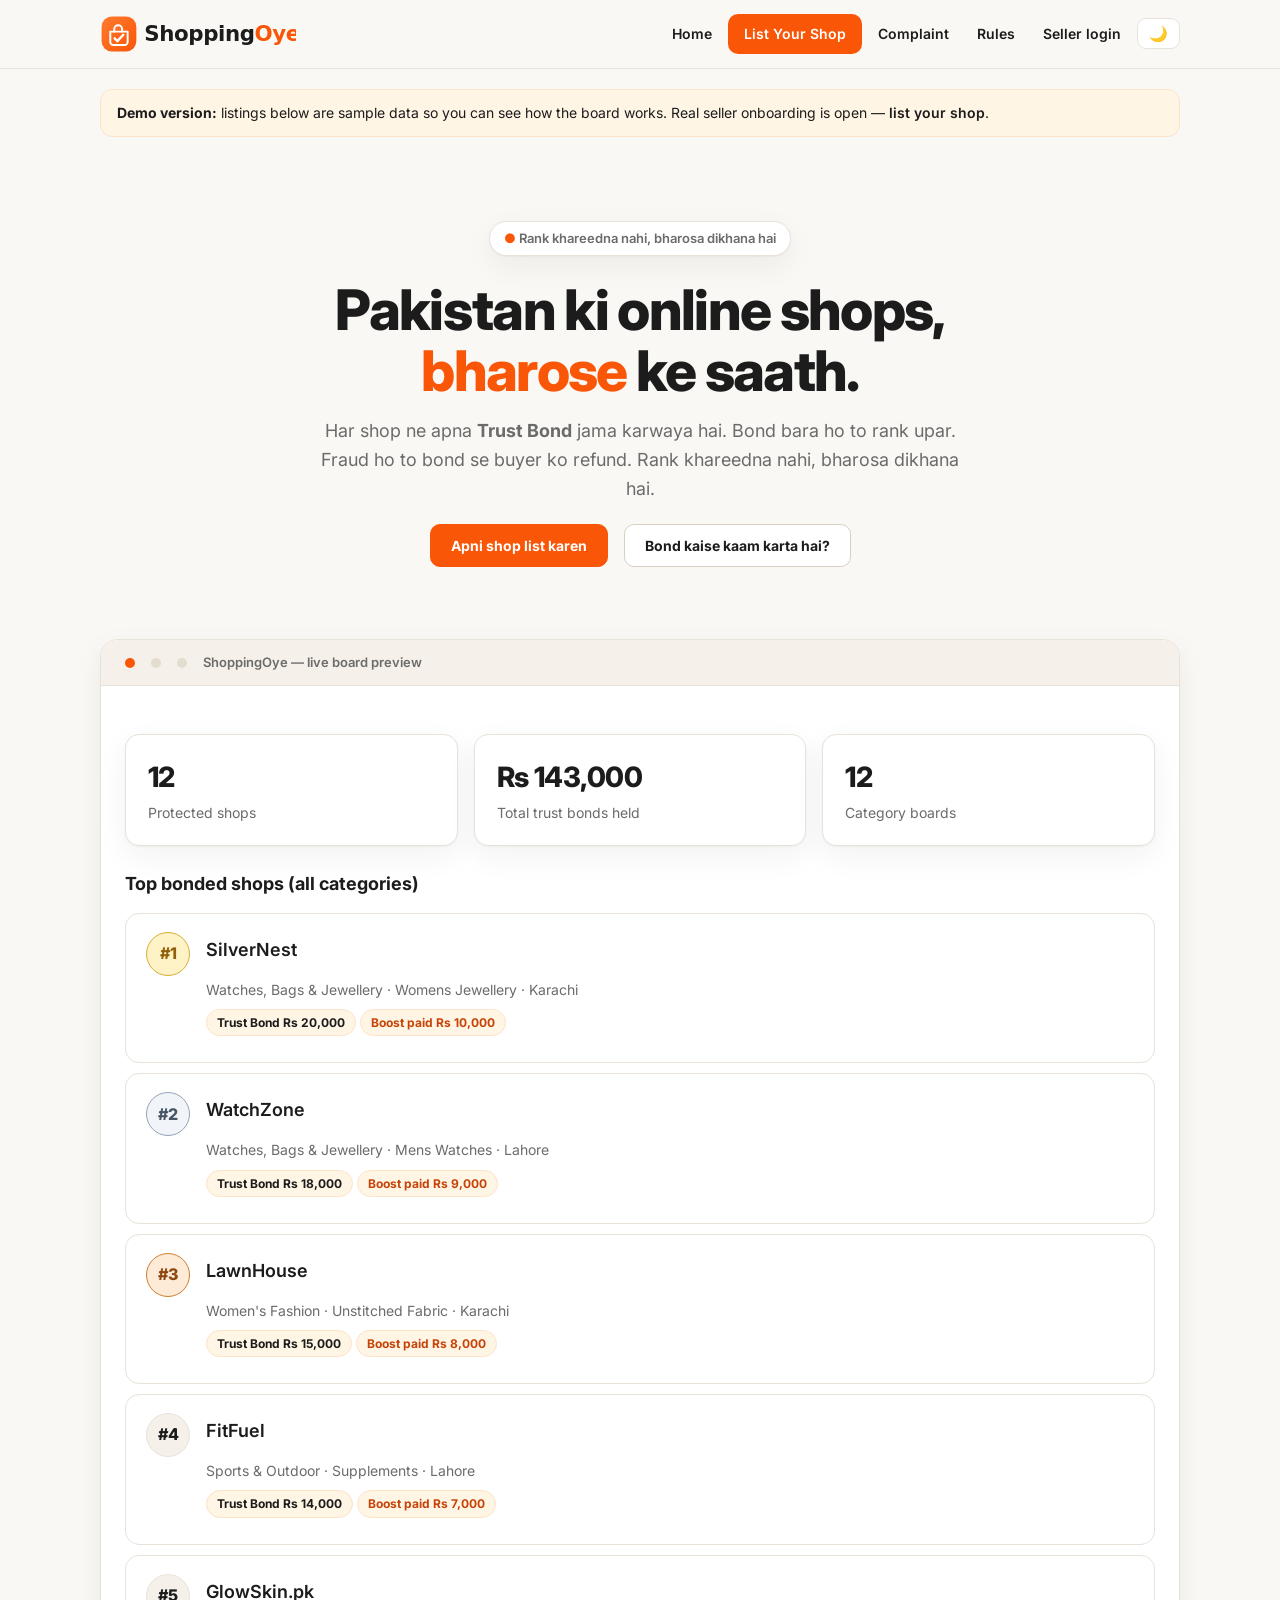
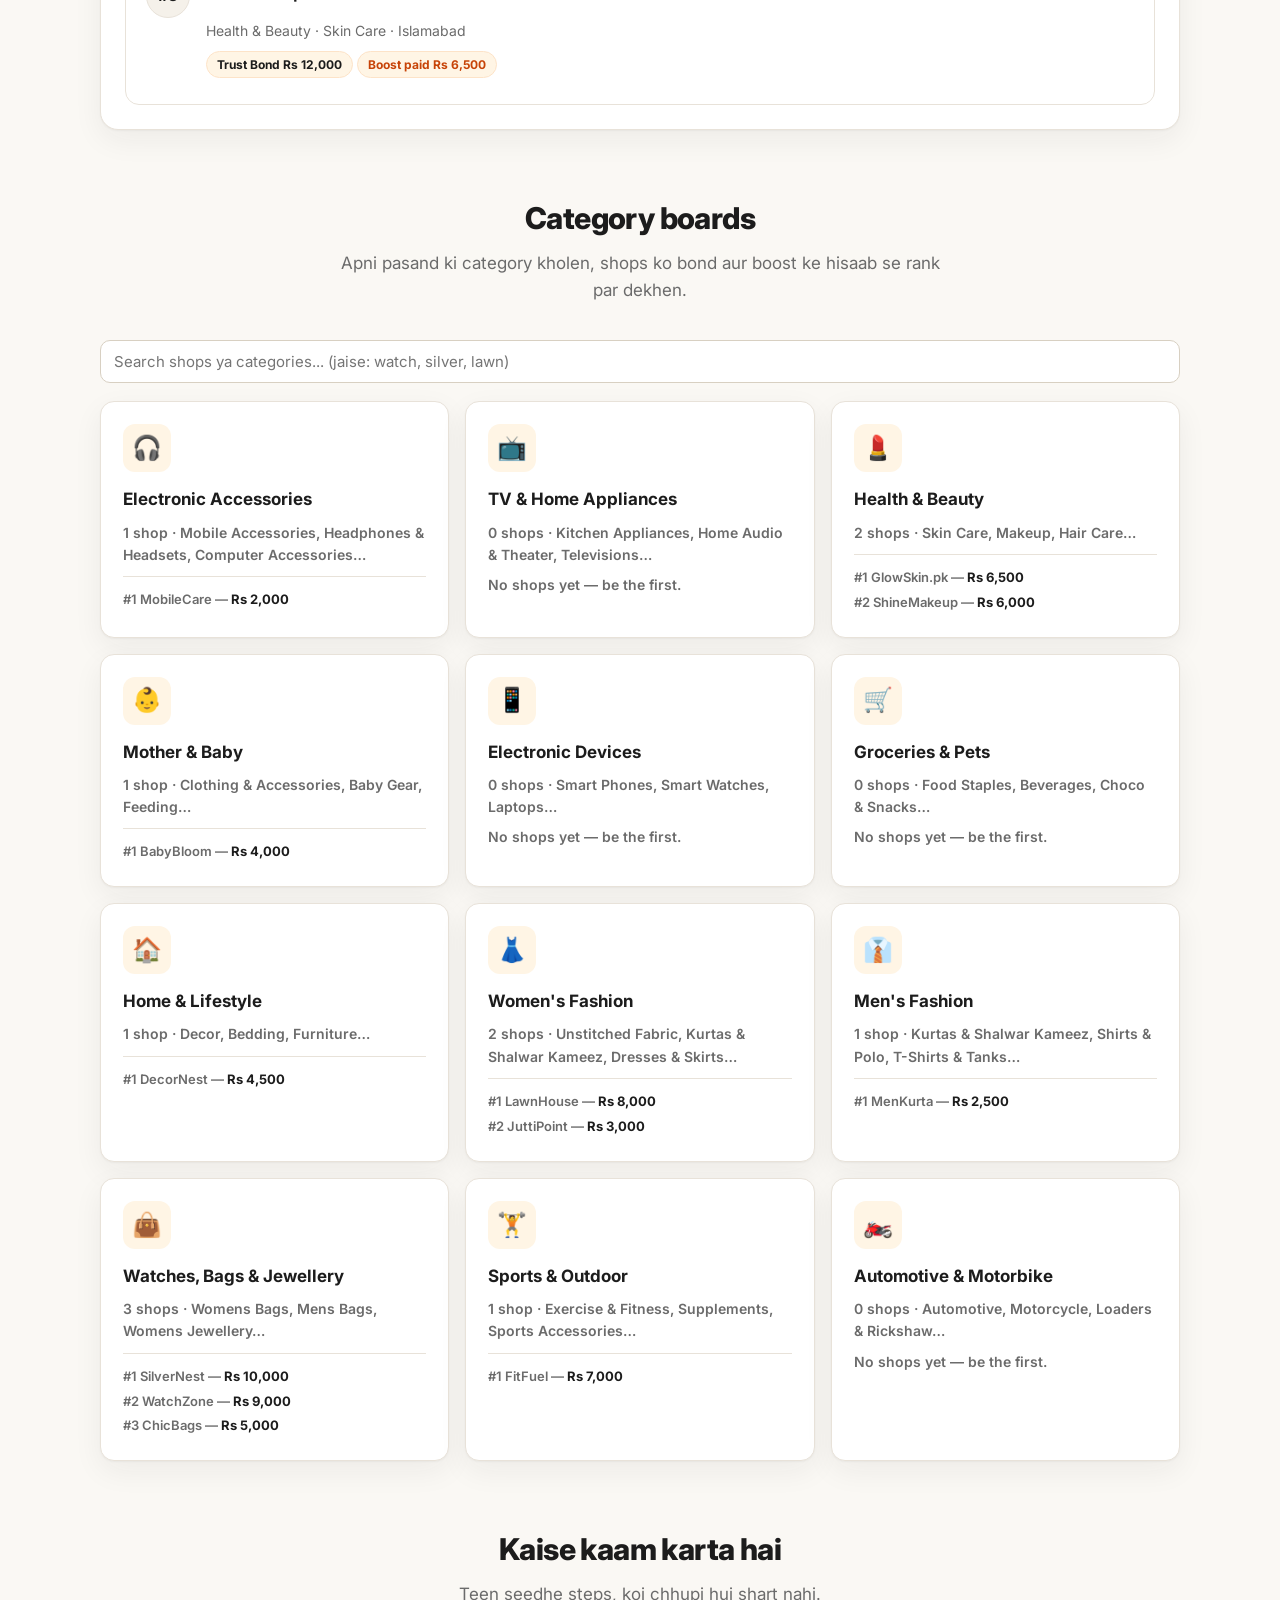
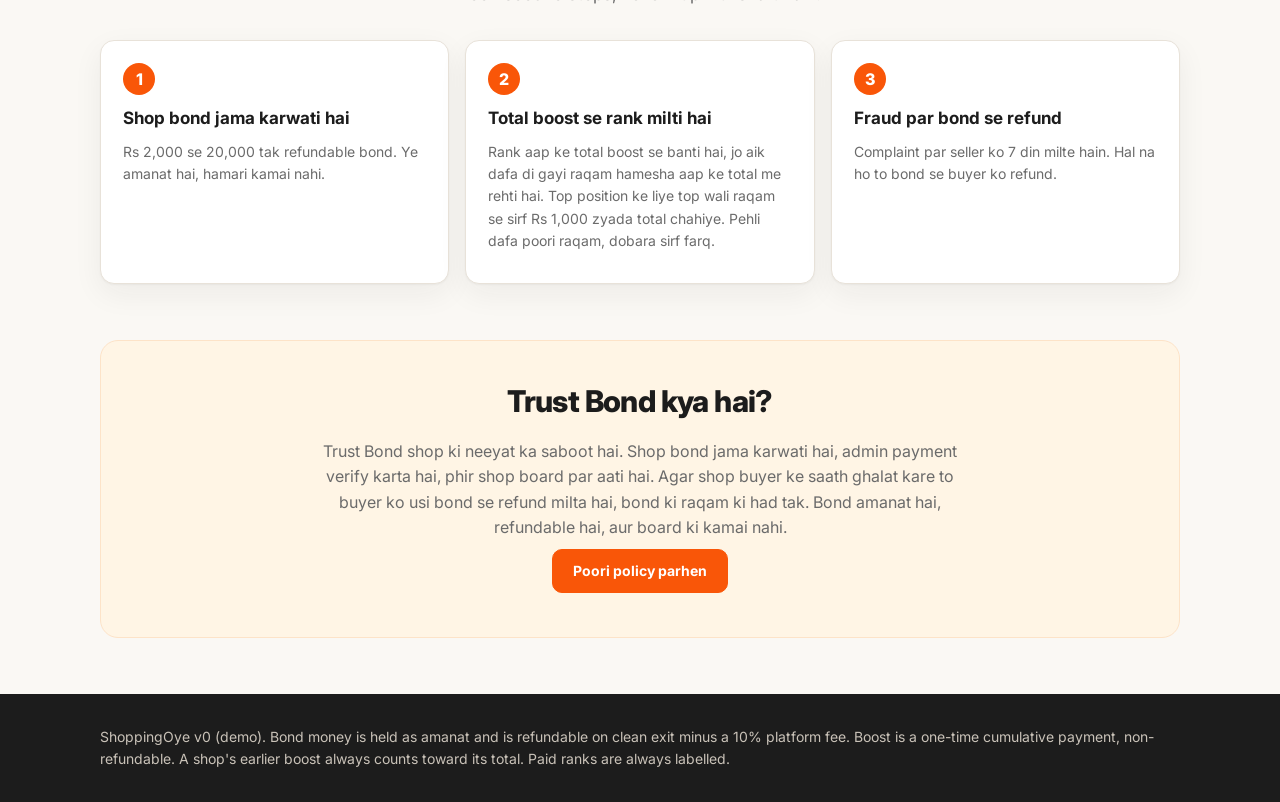
<file: index.html>
<!DOCTYPE html>
<html lang="en">
<head>
<meta charset="utf-8">
<meta name="viewport" content="width=device-width, initial-scale=1">
<title>ShoppingOye — Pakistan ki bharosemand online shops</title>
<link rel="stylesheet" href="assets/style.css?v=11">
<link rel="icon" type="image/svg+xml" href="assets/logo-mark.svg">
<link rel="preconnect" href="https://fonts.googleapis.com">
<link rel="preconnect" href="https://fonts.gstatic.com" crossorigin>
<link href="https://fonts.googleapis.com/css2?family=Inter:wght@400;500;600;700;800&display=swap" rel="stylesheet">
<script>
try{var t=localStorage.getItem("so-theme");if(t==="dark")document.documentElement.setAttribute("data-theme","dark");}catch(e){}
document.addEventListener("DOMContentLoaded",function(){
  var b=document.getElementById("theme-toggle");
  if(!b)return;
  var sync=function(){var d=document.documentElement.getAttribute("data-theme")==="dark";b.textContent=d?"☀️":"🌙";b.setAttribute("aria-label",d?"Switch to light mode":"Switch to dark mode");b.title=b.getAttribute("aria-label");};
  sync();
  b.addEventListener("click",function(){
    var d=document.documentElement.getAttribute("data-theme")==="dark";
    if(d){document.documentElement.removeAttribute("data-theme");try{localStorage.setItem("so-theme","light");}catch(e){}}
    else{document.documentElement.setAttribute("data-theme","dark");try{localStorage.setItem("so-theme","dark");}catch(e){}}
    sync();
  });
});
</script>
</head>
<body>
<header class="site"><div class="wrap">
  <a class="logo" href="index.html"><img src="assets/logo.svg" alt="ShoppingOye"></a>
  <nav class="main">
    <a href="index.html">Home</a>
    <a class="cta" href="submit.html">List Your Shop</a>
    <a href="dispute.html">Complaint</a>
    <a href="rules.html">Rules</a>
    <a href="dashboard.html">Seller login</a> <button class="theme-toggle" id="theme-toggle" type="button" aria-label="Switch to dark mode" title="Switch to dark mode">🌙</button>
  </nav>
</div></header>
<div class="wrap">
  <div class="demo"><b>Demo version:</b> listings below are sample data so you can see how the board works. Real seller onboarding is open — <a href="submit.html">list your shop</a>.</div>

  <section class="hero">
    <div class="trust-pill"><b>●</b> Rank khareedna nahi, bharosa dikhana hai</div>
    <h1>Pakistan ki online shops, <span class="hero-accent">bharose</span> ke saath.</h1>
    <p>Har shop ne apna <b>Trust Bond</b> jama karwaya hai. Bond bara ho to rank upar. Fraud ho to bond se buyer ko refund. Rank khareedna nahi, bharosa dikhana hai.</p>
    <a class="btn gold" href="submit.html">Apni shop list karen</a>
    <a class="btn ghost" href="rules.html">Bond kaise kaam karta hai?</a>
  </section>

  <div class="preview">
    <div class="preview-bar"><span class="dot"></span><span class="dot"></span><span class="dot"></span><span>ShoppingOye — live board preview</span></div>
    <div class="preview-body">
      <div class="counters">
        <div class="stat"><b id="c-shops">–</b><span>Protected shops</span></div>
        <div class="stat"><b id="c-bond">–</b><span>Total trust bonds held</span></div>
        <div class="stat"><b id="c-cats">12</b><span>Category boards</span></div>
      </div>
      <h3>Top bonded shops (all categories)</h3>
      <div id="top-shops"></div>
    </div>
  </div>

  <h2 class="section-head">Category boards</h2>
  <p class="section-sub">Apni pasand ki category kholen, shops ko bond aur boost ke hisaab se rank par dekhen.</p>
  <input id="shop-search" class="searchbox" placeholder="Search shops ya categories... (jaise: watch, silver, lawn)">
  <div class="grid" id="cat-grid"></div>

  <h2 class="section-head">Kaise kaam karta hai</h2>
  <p class="section-sub">Teen seedhe steps, koi chhupi hui shart nahi.</p>
  <div class="steps">
    <div class="step"><b>1</b><h3>Shop bond jama karwati hai</h3><p>Rs 2,000 se 20,000 tak refundable bond. Ye amanat hai, hamari kamai nahi.</p></div>
    <div class="step"><b>2</b><h3>Total boost se rank milti hai</h3><p>Rank aap ke total boost se banti hai, jo aik dafa di gayi raqam hamesha aap ke total me rehti hai. Top position ke liye top wali raqam se sirf Rs 1,000 zyada total chahiye. Pehli dafa poori raqam, dobara sirf farq.</p></div>
    <div class="step"><b>3</b><h3>Fraud par bond se refund</h3><p>Complaint par seller ko 7 din milte hain. Hal na ho to bond se buyer ko refund.</p></div>
  </div>

  <div class="peach-panel">
    <h2>Trust Bond kya hai?</h2>
    <p>Trust Bond shop ki neeyat ka saboot hai. Shop bond jama karwati hai, admin payment verify karta hai, phir shop board par aati hai. Agar shop buyer ke saath ghalat kare to buyer ko usi bond se refund milta hai, bond ki raqam ki had tak. Bond amanat hai, refundable hai, aur board ki kamai nahi.</p>
    <p><a class="btn" href="rules.html">Poori policy parhen</a></p>
  </div>
</div>
<footer class="site"><div class="wrap">
  ShoppingOye v0 (demo). Bond money is held as amanat and is refundable on clean exit minus a 10% platform fee. Boost is a one-time cumulative payment, non-refundable. A shop's earlier boost always counts toward its total. Paid ranks are always labelled.
</div></footer>
<script src="assets/supabase.js"></script>
<script src="assets/data.js?v=3"></script>
<script>
function render(){
document.getElementById("c-shops").textContent = SHOPS.length;
document.getElementById("c-bond").textContent = money(SHOPS.reduce((s,x)=>s+x.bond,0));
document.getElementById("cat-grid").innerHTML = CATEGORIES.map(c => {
  const leaders = topInCategory(c.slug, 3);
  const leadersHtml = leaders.length
    ? `<div class="leaders">${leaders.map((s,i) => `<span>#${i+1} ${s.name} — <b>${money(s.boost)}</b></span>`).join("")}</div>`
    : `<p>No shops yet — be the first.</p>`;
  return `<a class="card" href="board.html?cat=${c.slug}"><div class="icon">${c.icon}</div><h3>${c.name}</h3><p>${leaders.length} shop${leaders.length === 1 ? "" : "s"} · ${c.subs.slice(0,3).join(", ")}…</p>${leadersHtml}</a>`;
}).join("");
const top = [...SHOPS].sort((a,b)=>(b.boost-a.boost)||(b.bond-a.bond)).slice(0,5);
document.getElementById("top-shops").innerHTML = top.map((s,i) => `
  <div class="shoprow"><div class="rank ${i===0?"r1":i===1?"r2":i===2?"r3":""}" tabindex="0">#${i+1}<button type="button" class="claim-tip" data-claim="${claimPrice(s)}" data-cat="${s.cat}">Claim this ranking for ${money(claimPrice(s))}</button></div><div>
    <h3><a href="shop.html?id=${s.id}">${s.name}</a></h3>
    <p>${catBySlug(s.cat).name} · ${s.tag} · ${s.city}</p>
    <p><span class="badge">Trust Bond ${money(s.bond)}</span> ${s.bondVerified ? `<span class="badge">✓ Bond Protected</span>` : ""} <span class="badge goldb">Boost paid ${money(s.boost)}</span></p>
  </div></div>`).join("");
  applyFilter();
}
function applyFilter(){
  const q = (document.getElementById("shop-search").value || "").toLowerCase().trim();
  document.querySelectorAll("#cat-grid .card").forEach(el => {
    el.style.display = (!q || el.textContent.toLowerCase().includes(q)) ? "" : "none";
  });
  document.querySelectorAll("#top-shops .shoprow").forEach(el => {
    el.style.display = (!q || el.textContent.toLowerCase().includes(q)) ? "" : "none";
  });
}
document.getElementById("shop-search").addEventListener("input", applyFilter);
document.getElementById("top-shops").addEventListener("click", function(e){
  const pill = e.target.closest(".claim-tip");
  if(!pill) return;
  location.href = "board.html?cat=" + pill.getAttribute("data-cat") + "&claim=" + pill.getAttribute("data-claim");
});
render();
loadLiveShops().then(render);
/* Smooth reveal for the live-board preview (second section). */
(function(){
  var pv = document.querySelector(".preview");
  if(!pv) return;
  pv.classList.add("reveal");
  if(!("IntersectionObserver" in window)){ pv.classList.add("in"); return; }
  var io = new IntersectionObserver(function(entries){
    entries.forEach(function(e){ if(e.isIntersecting){ pv.classList.add("in"); io.disconnect(); } });
  }, {threshold:.12});
  io.observe(pv);
})();
</script>
</body>
</html>
</file>
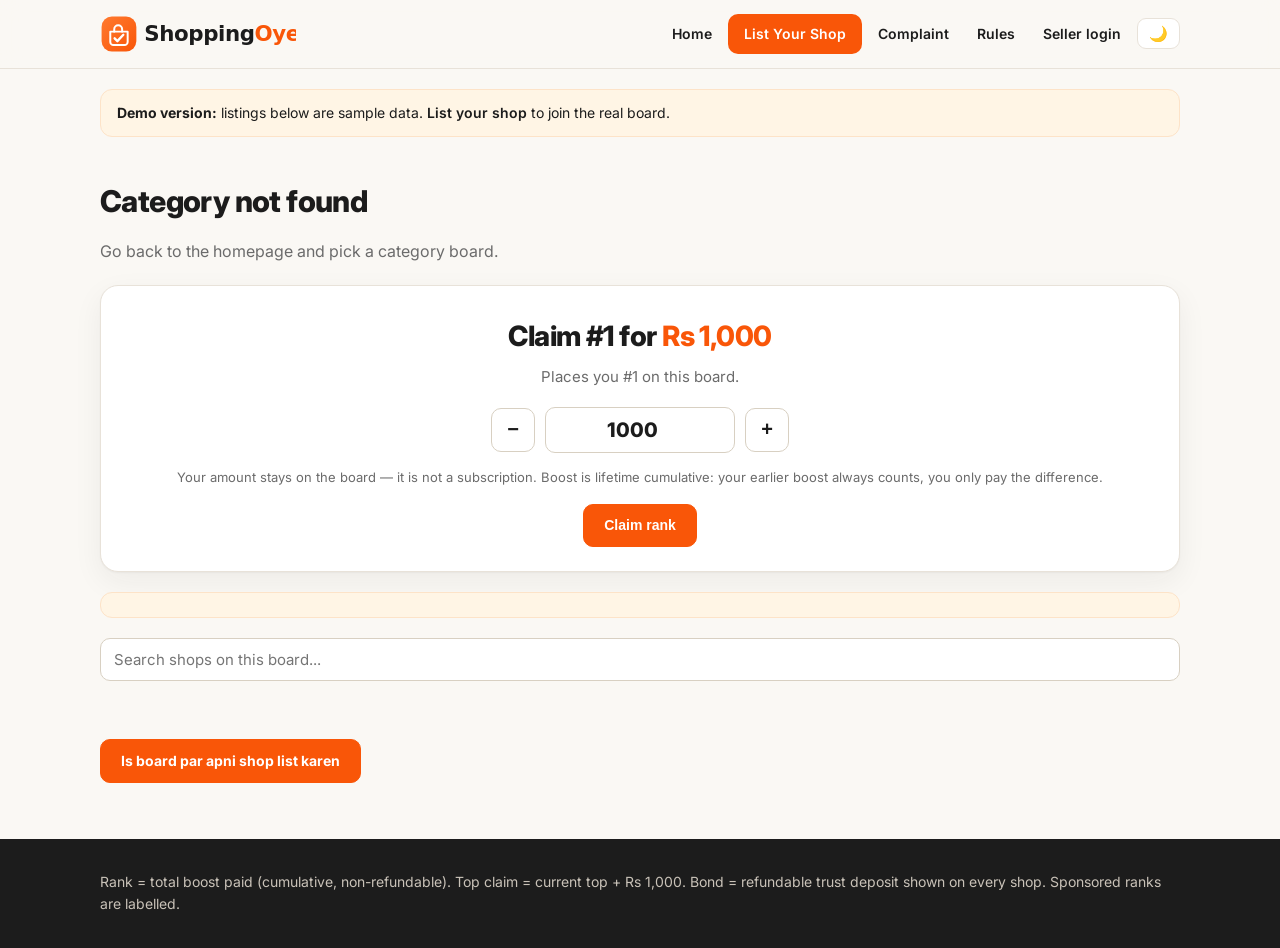
<file: board.html>
<!DOCTYPE html>
<html lang="en">
<head>
<meta charset="utf-8">
<meta name="viewport" content="width=device-width, initial-scale=1">
<title>Category Board — ShoppingOye</title>
<link rel="stylesheet" href="assets/style.css?v=11">
<link rel="icon" type="image/svg+xml" href="assets/logo-mark.svg">
<link rel="preconnect" href="https://fonts.googleapis.com">
<link rel="preconnect" href="https://fonts.gstatic.com" crossorigin>
<link href="https://fonts.googleapis.com/css2?family=Inter:wght@400;500;600;700;800&display=swap" rel="stylesheet">
<script>
try{var t=localStorage.getItem("so-theme");if(t==="dark")document.documentElement.setAttribute("data-theme","dark");}catch(e){}
document.addEventListener("DOMContentLoaded",function(){
  var b=document.getElementById("theme-toggle");
  if(!b)return;
  var sync=function(){var d=document.documentElement.getAttribute("data-theme")==="dark";b.textContent=d?"☀️":"🌙";b.setAttribute("aria-label",d?"Switch to light mode":"Switch to dark mode");b.title=b.getAttribute("aria-label");};
  sync();
  b.addEventListener("click",function(){
    var d=document.documentElement.getAttribute("data-theme")==="dark";
    if(d){document.documentElement.removeAttribute("data-theme");try{localStorage.setItem("so-theme","light");}catch(e){}}
    else{document.documentElement.setAttribute("data-theme","dark");try{localStorage.setItem("so-theme","dark");}catch(e){}}
    sync();
  });
});
</script>
</head>
<body>
<header class="site"><div class="wrap">
  <a class="logo" href="index.html"><img src="assets/logo.svg" alt="ShoppingOye"></a>
  <nav class="main">
    <a href="index.html">Home</a>
    <a class="cta" href="submit.html">List Your Shop</a>
    <a href="dispute.html">Complaint</a>
    <a href="rules.html">Rules</a>
    <a href="dashboard.html">Seller login</a>
    <button class="theme-toggle" id="theme-toggle" type="button" aria-label="Switch to dark mode" title="Switch to dark mode">🌙</button>
  </nav>
</div></header>
<div class="wrap">
  <div class="demo"><b>Demo version:</b> listings below are sample data. <a href="submit.html">List your shop</a> to join the real board.</div>
  <h2 id="board-title">Board</h2>
  <p id="board-sub" style="color:var(--muted)"></p>

  <div class="claim-box" id="claim-box">
    <h2>Claim <span id="claim-rank">#1</span> for <span class="claim-amount-text" id="claim-price">Rs 1,000</span></h2>
    <p class="claim-places" id="claim-places">Places you #1 on this board.</p>
    <div class="claim-controls">
      <button type="button" id="claim-minus" aria-label="Decrease amount by Rs 1,000">−</button>
      <input id="claim-amount" type="number" min="1000" step="1000" value="1000" aria-label="Amount in rupees">
      <button type="button" id="claim-plus" aria-label="Increase amount by Rs 1,000">+</button>
    </div>
    <p class="claim-note">Your amount stays on the board — it is not a subscription. Boost is lifetime cumulative: your earlier boost always counts, you only pay the difference.</p>
    <button class="btn" id="claim-open" type="button">Claim rank</button>
  </div>

  <div class="climb" id="board-climb"></div>
  <input id="board-search" class="searchbox" placeholder="Search shops on this board...">
  <div id="board-list"></div>
  <div class="pager" id="board-pager"></div>
  <p><a class="btn" href="submit.html">Is board par apni shop list karen</a></p>
</div>
<div class="modal-backdrop" id="claim-modal" hidden>
  <div class="modal" role="dialog" aria-modal="true" aria-labelledby="claim-modal-title">
    <button class="modal-x" id="claim-close" type="button" aria-label="Close">×</button>
    <h3 id="claim-modal-title">Confirm this rank</h3>
    <p>Check the rank and price, then agree to the rules to continue. A listing at that rank on the public board. It goes live when the boost is confirmed. Someone else can claim a higher rank.</p>
    <p><b>Rank <span id="modal-rank">#1</span></b> · <span id="modal-cat"></span><br>Price <b id="modal-price">Rs 1,000</b> — Due now</p>
    <label class="modal-check"><input type="checkbox" id="modal-agree"> I have read and agree to the <a href="rules.html">rules</a> of ShoppingOye.</label>
    <div class="modal-actions">
      <button class="btn ghost" id="claim-cancel" type="button">Cancel</button>
      <button class="btn" id="claim-continue" type="button" disabled>Continue</button>
    </div>
    <p class="modal-note">Boost is arranged with the admin on WhatsApp. New shop? <a href="submit.html">List your shop</a> first, then top up the boost from your seller dashboard.</p>
  </div>
</div>
<footer class="site"><div class="wrap">
  Rank = total boost paid (cumulative, non-refundable). Top claim = current top + Rs 1,000. Bond = refundable trust deposit shown on every shop. Sponsored ranks are labelled.
</div></footer>
<script src="assets/supabase.js"></script>
<script src="assets/data.js?v=3"></script>
<script>
const PAGE_SIZE = 10;
let boardShops = [];
let boardCat = null;
let boardPage = 1;
let boardQuery = "";
let claimTouched = false;

const amountInput = document.getElementById("claim-amount");

function claimDefault(){ const top = boardShops[0]; return top ? top.boost + 1000 : 1000; }
function claimAmount(){
  const v = parseInt(amountInput.value, 10);
  return (isNaN(v) || v < 1000) ? 1000 : v;
}
function updateClaim(){
  const amt = claimAmount();
  const rank = rankForAmount(boardShops, amt);
  document.getElementById("claim-rank").textContent = "#" + rank;
  document.getElementById("claim-price").textContent = money(amt);
  document.getElementById("claim-places").textContent = "Places you #" + rank + " on this board.";
}
function setClaimAmount(amt){
  amountInput.value = amt;
  claimTouched = true;
  updateClaim();
}
amountInput.addEventListener("input", function(){ claimTouched = true; updateClaim(); });
amountInput.addEventListener("change", function(){ amountInput.value = claimAmount(); updateClaim(); });
document.getElementById("claim-minus").addEventListener("click", function(){ setClaimAmount(Math.max(1000, claimAmount() - 1000)); });
document.getElementById("claim-plus").addEventListener("click", function(){ setClaimAmount(claimAmount() + 1000); });

/* Claim modal */
const modal = document.getElementById("claim-modal");
const agreeBox = document.getElementById("modal-agree");
const continueBtn = document.getElementById("claim-continue");
function openModal(){
  const amt = claimAmount();
  document.getElementById("modal-rank").textContent = "#" + rankForAmount(boardShops, amt);
  document.getElementById("modal-cat").textContent = boardCat ? boardCat.name : "";
  document.getElementById("modal-price").textContent = money(amt);
  agreeBox.checked = false;
  continueBtn.disabled = true;
  modal.hidden = false;
}
function closeModal(){ modal.hidden = true; }
document.getElementById("claim-open").addEventListener("click", openModal);
document.getElementById("claim-close").addEventListener("click", closeModal);
document.getElementById("claim-cancel").addEventListener("click", closeModal);
modal.addEventListener("click", function(e){ if(e.target === modal) closeModal(); });
document.addEventListener("keydown", function(e){ if(e.key === "Escape" && !modal.hidden) closeModal(); });
agreeBox.addEventListener("change", function(){ continueBtn.disabled = !agreeBox.checked; });
continueBtn.addEventListener("click", function(){ location.href = "dashboard.html"; });

/* Board search */
document.getElementById("board-search").addEventListener("input", function(e){
  boardQuery = e.target.value.toLowerCase().trim();
  boardPage = 1;
  renderTable();
});

/* Row claim-pill clicks (event delegation: rows re-render on page/search). */
document.getElementById("board-list").addEventListener("click", function(e){
  const pill = e.target.closest(".claim-tip");
  if(!pill) return;
  setClaimAmount(parseInt(pill.getAttribute("data-claim"), 10));
  document.getElementById("claim-box").scrollIntoView({behavior:"smooth", block:"center"});
  amountInput.focus();
});

function filteredShops(){
  if(!boardQuery) return boardShops;
  return boardShops.filter(s => [s.name, s.tag, s.city, s.handle, s.desc].filter(x => x).join(" ").toLowerCase().includes(boardQuery));
}
function renderTable(){
  const list = filteredShops();
  const pages = Math.max(1, Math.ceil(list.length / PAGE_SIZE));
  if(boardPage > pages) boardPage = pages;
  const start = (boardPage - 1) * PAGE_SIZE;
  const slice = list.slice(start, start + PAGE_SIZE);
  const total = list.length;
  document.getElementById("board-list").innerHTML = slice.length ? `
  <div class="tablewrap"><table class="lb">
  <thead><tr><th>Rank</th><th>Shop</th><th class="num">Trust bond</th><th class="num">Total boost paid</th><th class="num">Orders</th><th></th></tr></thead>
  <tbody>${slice.map((s) => {
    const boardRank = boardShops.indexOf(s) + 1;
    const price = claimPrice(s);
    let row = `
    <tr id="shop-${s.id}"${boardRank <= 3 ? ` class="top3"` : ""}>
      <td><span class="ranknum ${boardRank===1?"r1":boardRank===2?"r2":boardRank===3?"r3":""}" tabindex="0">#${boardRank}<button type="button" class="claim-tip" data-claim="${price}">Claim this ranking for ${money(price)}</button></span></td>
      <td><div class="shopcell"><div class="miniavatar">${s.name.charAt(0).toUpperCase()}</div><div><a href="shop.html?id=${s.id}">${s.name}</a><span>${s.tag} · ${s.city} · ${s.handle}</span>${s.desc ? `<span class="desc">${s.desc}</span>` : ""}</div></div></td>
      <td class="num"><b>${money(s.bond)}</b>${s.bondVerified ? ` <span class="badge">✓ Bond Protected</span>` : ""}</td>
      <td class="num"><b>${money(s.boost)}</b></td>
      <td class="num">${s.orders}</td>
      <td><a class="btn small" href="shop.html?id=${s.id}">View shop</a></td>
    </tr>`;
    if((boardRank === 10 || boardRank === 20) && total > boardRank){
      row += `<tr class="lb-div"><td colspan="6">Top ${boardRank}</td></tr>`;
    }
    return row;
  }).join("")}</tbody>
  </table></div>`
    : "<p>No shops match this search.</p>";
  /* Pagination */
  const pager = document.getElementById("board-pager");
  let nums = [];
  for(let p = 1; p <= pages; p++){
    if(pages <= 7 || p === 1 || p === pages || Math.abs(p - boardPage) <= 1){ nums.push(p); }
    else if(nums[nums.length - 1] !== "…"){ nums.push("…"); }
  }
  pager.innerHTML = (pages > 1 ? `<button type="button" id="pg-prev"${boardPage === 1 ? " disabled" : ""}>‹ Prev</button>` : "")
    + nums.map(p => p === "…" ? `<button type="button" disabled>…</button>` : `<button type="button" data-page="${p}"${p === boardPage ? ` class="active"` : ""}>${p}</button>`).join("")
    + (pages > 1 ? `<button type="button" id="pg-next"${boardPage === pages ? " disabled" : ""}>Next ›</button>` : "")
    + `<span class="info">${total ? (start + 1) + "–" + Math.min(start + PAGE_SIZE, total) + " of " + total + " shops" : "0 shops on this board"}</span>`;
  const prev = document.getElementById("pg-prev");
  if(prev) prev.addEventListener("click", function(){ boardPage--; renderTable(); });
  const next = document.getElementById("pg-next");
  if(next) next.addEventListener("click", function(){ boardPage++; renderTable(); });
  pager.querySelectorAll("[data-page]").forEach(b => b.addEventListener("click", function(){
    boardPage = parseInt(b.getAttribute("data-page"), 10); renderTable();
  }));
}

function render(){
  const slug = param("cat");
  boardCat = catBySlug(slug);
  if(!boardCat){
    document.getElementById("board-title").textContent = "Category not found";
    document.getElementById("board-sub").textContent = "Go back to the homepage and pick a category board.";
    document.getElementById("board-list").innerHTML = "";
    document.getElementById("board-pager").innerHTML = "";
  } else {
    document.title = boardCat.name + " — ShoppingOye";
    document.getElementById("board-title").textContent = boardCat.icon + " " + boardCat.name;
    document.getElementById("board-sub").textContent = "Subcategories: " + boardCat.subs.join(" · ");
    boardShops = rankedShops(slug);
    const top = boardShops[0];
    document.getElementById("board-climb").textContent = top ? `🏆 Claim the top position in the leaderboard for ${money(top.boost + 1000)}. Pehli dafa top lene wale ko poori raqam deni hogi. Jis shop ne pehle boost diya hua hai, us ki pehli raqam count hogi, sirf farq dena hoga.` : "Is board par pehli shop bano!";
    if(!claimTouched){
      const preset = param("claim");
      const presetAmt = preset ? parseInt(preset, 10) : NaN;
      amountInput.value = (!isNaN(presetAmt) && presetAmt >= 1000) ? presetAmt : claimDefault();
      if(!isNaN(presetAmt) && presetAmt >= 1000) claimTouched = true;
    }
    updateClaim();
    /* Jump to a shop row from a shop-page anchor link. */
    const hash = location.hash || "";
    if(hash.indexOf("#shop-") === 0){
      const targetId = hash.slice(6);
      const idx = boardShops.findIndex(s => s.id === targetId);
      if(idx >= 0) boardPage = Math.floor(idx / PAGE_SIZE) + 1;
    }
    renderTable();
    if(hash.indexOf("#shop-") === 0){
      const row = document.getElementById("shop-" + hash.slice(6));
      if(row){ row.scrollIntoView({block:"center"}); row.classList.add("flash"); }
    }
  }
}
render();
loadLiveShops().then(render);
</script>
</body>
</html>
</file>
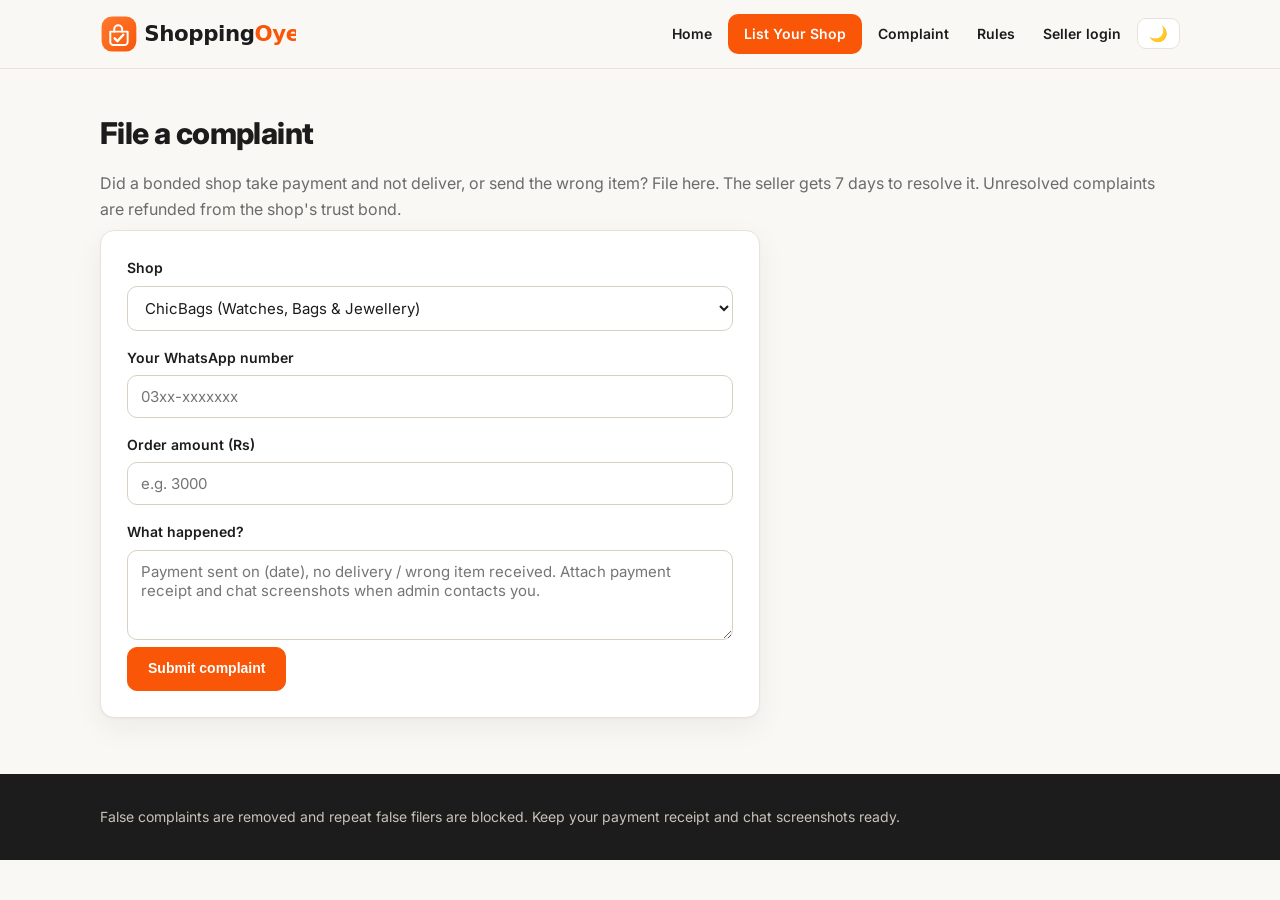
<file: dispute.html>
<!DOCTYPE html>
<html lang="en">
<head>
<meta charset="utf-8">
<meta name="viewport" content="width=device-width, initial-scale=1">
<title>File a Complaint — ShoppingOye</title>
<link rel="stylesheet" href="assets/style.css?v=11">
<link rel="icon" type="image/svg+xml" href="assets/logo-mark.svg">
<link rel="preconnect" href="https://fonts.googleapis.com">
<link rel="preconnect" href="https://fonts.gstatic.com" crossorigin>
<link href="https://fonts.googleapis.com/css2?family=Inter:wght@400;500;600;700;800&display=swap" rel="stylesheet">
<script>
try{var t=localStorage.getItem("so-theme");if(t==="dark")document.documentElement.setAttribute("data-theme","dark");}catch(e){}
document.addEventListener("DOMContentLoaded",function(){
  var b=document.getElementById("theme-toggle");
  if(!b)return;
  var sync=function(){var d=document.documentElement.getAttribute("data-theme")==="dark";b.textContent=d?"☀️":"🌙";b.setAttribute("aria-label",d?"Switch to light mode":"Switch to dark mode");b.title=b.getAttribute("aria-label");};
  sync();
  b.addEventListener("click",function(){
    var d=document.documentElement.getAttribute("data-theme")==="dark";
    if(d){document.documentElement.removeAttribute("data-theme");try{localStorage.setItem("so-theme","light");}catch(e){}}
    else{document.documentElement.setAttribute("data-theme","dark");try{localStorage.setItem("so-theme","dark");}catch(e){}}
    sync();
  });
});
</script>
</head>
<body>
<header class="site"><div class="wrap">
  <a class="logo" href="index.html"><img src="assets/logo.svg" alt="ShoppingOye"></a>
  <nav class="main">
    <a href="index.html">Home</a>
    <a class="cta" href="submit.html">List Your Shop</a>
    <a href="dispute.html">Complaint</a>
    <a href="rules.html">Rules</a>
    <a href="dashboard.html">Seller login</a> <button class="theme-toggle" id="theme-toggle" type="button" aria-label="Switch to dark mode" title="Switch to dark mode">🌙</button>
  </nav>
</div></header>
<div class="wrap">
  <h2>File a complaint</h2>
  <p style="color:var(--muted)">Did a bonded shop take payment and not deliver, or send the wrong item? File here. The seller gets 7 days to resolve it. Unresolved complaints are refunded from the shop's trust bond.</p>
  <form id="dispute-form">
    <label>Shop</label>
    <select id="d-shop"></select>
    <label>Your WhatsApp number</label>
    <input required id="d-wa" placeholder="03xx-xxxxxxx">
    <label>Order amount (Rs)</label>
    <input required type="number" min="1" id="d-amt" placeholder="e.g. 3000">
    <label>What happened?</label>
    <textarea required id="d-issue" placeholder="Payment sent on (date), no delivery / wrong item received. Attach payment receipt and chat screenshots when admin contacts you."></textarea>
    <br><button class="btn" type="submit">Submit complaint</button>
  </form>
  <div class="success" id="dispute-ok">
    <b>Complaint received.</b> Your reference number is <b id="d-ref"></b>.
    The seller has 7 days to resolve this. If they do not, your refund comes from their trust bond.
  </div>
  <div class="success" id="dispute-err" style="display:none">
    <b>Submit nahi hua.</b> Internet connection check kar ke dobara try karen. Agar masla barqarar rahe to thodi der baad phir koshish karen.
  </div>
</div>
<footer class="site"><div class="wrap">
  False complaints are removed and repeat false filers are blocked. Keep your payment receipt and chat screenshots ready.
</div></footer>
<script src="assets/supabase.js"></script>
<script src="assets/data.js?v=3"></script>
<script>
const pre = param("shop");
function renderShops(){
  document.getElementById("d-shop").innerHTML = SHOPS.map(s => `<option value="${s.id}" ${s.id===pre?"selected":""}>${s.name} (${catBySlug(s.cat).name})</option>`).join("");
}
renderShops();
loadLiveShops().then(renderShops);
document.getElementById("dispute-form").addEventListener("submit", async function(e){
  e.preventDefault();
  const btn = e.target.querySelector("button[type=submit]");
  btn.disabled = true;
  btn.textContent = "Submitting...";
  document.getElementById("dispute-err").style.display = "none";
  const ref = "TBB-D-" + Date.now().toString(36).toUpperCase();
  const row = await submitDisputeRecord({
    id: ref,
    shop_id: document.getElementById("d-shop").value,
    buyer_whatsapp: document.getElementById("d-wa").value.trim(),
    amount: parseInt(document.getElementById("d-amt").value, 10),
    detail: document.getElementById("d-issue").value.trim()
  });
  btn.disabled = false;
  btn.textContent = "Submit complaint";
  if(row){
    document.getElementById("d-ref").textContent = ref;
    document.getElementById("dispute-ok").style.display = "block";
    window.scrollTo(0, document.getElementById("dispute-ok").offsetTop - 80);
  } else {
    document.getElementById("dispute-err").style.display = "block";
    window.scrollTo(0, document.getElementById("dispute-err").offsetTop - 80);
  }
});
</script>
</body>
</html>
</file>
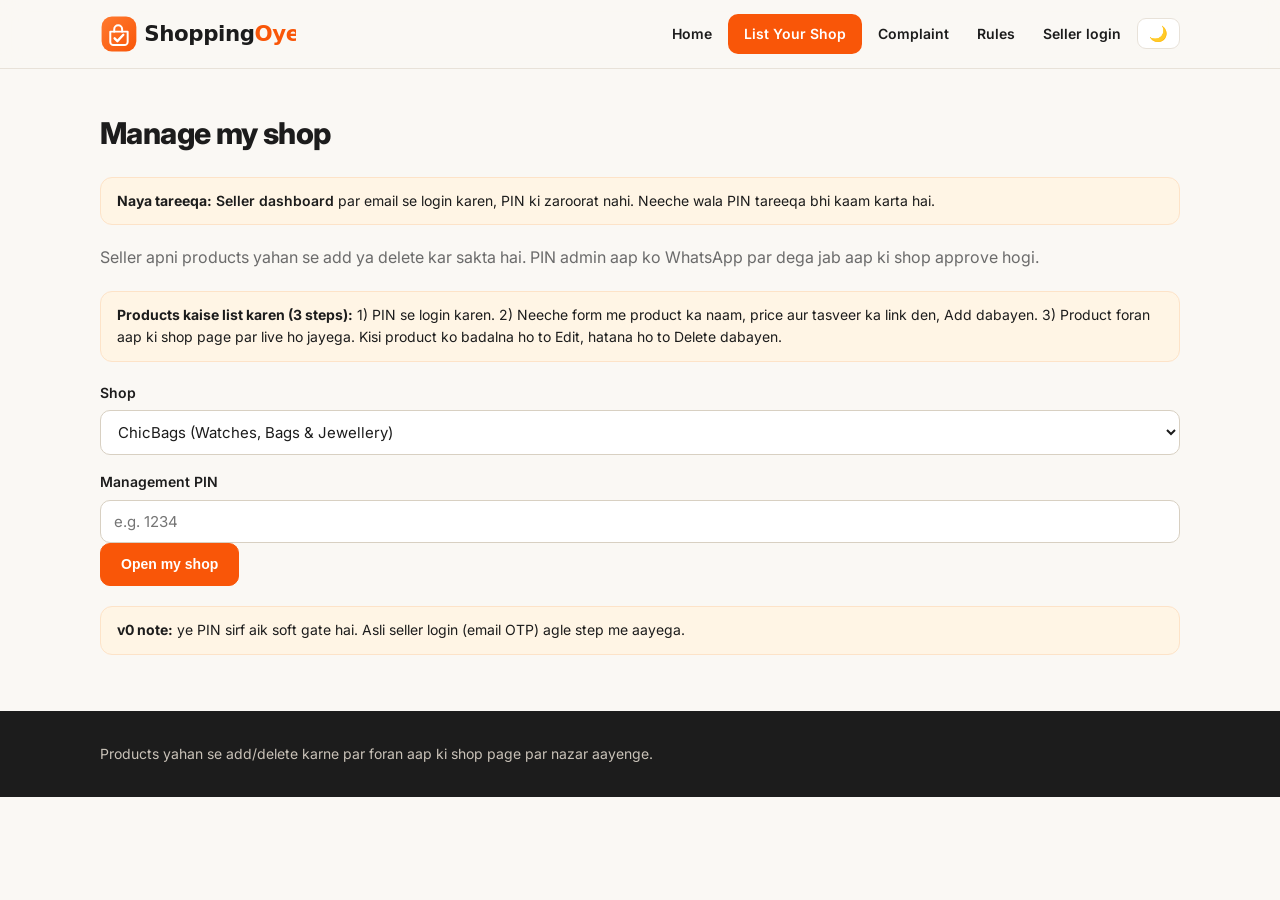
<file: manage.html>
<!DOCTYPE html>
<html lang="en">
<head>
<meta charset="utf-8">
<meta name="viewport" content="width=device-width, initial-scale=1">
<title>Manage My Shop — ShoppingOye</title>
<link rel="stylesheet" href="assets/style.css?v=11">
<link rel="icon" type="image/svg+xml" href="assets/logo-mark.svg">
<link rel="preconnect" href="https://fonts.googleapis.com">
<link rel="preconnect" href="https://fonts.gstatic.com" crossorigin>
<link href="https://fonts.googleapis.com/css2?family=Inter:wght@400;500;600;700;800&display=swap" rel="stylesheet">
<script>
try{var t=localStorage.getItem("so-theme");if(t==="dark")document.documentElement.setAttribute("data-theme","dark");}catch(e){}
document.addEventListener("DOMContentLoaded",function(){
  var b=document.getElementById("theme-toggle");
  if(!b)return;
  var sync=function(){var d=document.documentElement.getAttribute("data-theme")==="dark";b.textContent=d?"☀️":"🌙";b.setAttribute("aria-label",d?"Switch to light mode":"Switch to dark mode");b.title=b.getAttribute("aria-label");};
  sync();
  b.addEventListener("click",function(){
    var d=document.documentElement.getAttribute("data-theme")==="dark";
    if(d){document.documentElement.removeAttribute("data-theme");try{localStorage.setItem("so-theme","light");}catch(e){}}
    else{document.documentElement.setAttribute("data-theme","dark");try{localStorage.setItem("so-theme","dark");}catch(e){}}
    sync();
  });
});
</script>
</head>
<body>
<header class="site"><div class="wrap">
  <a class="logo" href="index.html"><img src="assets/logo.svg" alt="ShoppingOye"></a>
  <nav class="main">
    <a href="index.html">Home</a>
    <a class="cta" href="submit.html">List Your Shop</a>
    <a href="dispute.html">Complaint</a>
    <a href="rules.html">Rules</a>
    <a href="dashboard.html">Seller login</a> <button class="theme-toggle" id="theme-toggle" type="button" aria-label="Switch to dark mode" title="Switch to dark mode">🌙</button>
  </nav>
</div></header>
<div class="wrap">
  <h2>Manage my shop</h2>
  <div class="demo"><b>Naya tareeqa:</b> <a href="dashboard.html">Seller dashboard</a> par email se login karen, PIN ki zaroorat nahi. Neeche wala PIN tareeqa bhi kaam karta hai.</div>
  <p style="color:var(--muted)">Seller apni products yahan se add ya delete kar sakta hai. PIN admin aap ko WhatsApp par dega jab aap ki shop approve hogi.</p>
  <div class="demo"><b>Products kaise list karen (3 steps):</b> 1) PIN se login karen. 2) Neeche form me product ka naam, price aur tasveer ka link den, Add dabayen. 3) Product foran aap ki shop page par live ho jayega. Kisi product ko badalna ho to Edit, hatana ho to Delete dabayen.</div>

  <div id="lock-box">
    <label>Shop</label>
    <select id="m-shop"></select>
    <label>Management PIN</label>
    <input id="m-pin" inputmode="numeric" placeholder="e.g. 1234">
    <br><button class="btn" id="m-unlock">Open my shop</button>
    <p id="m-err" style="display:none;color:#b42318">Shop ya PIN ghalat hai. Dobara try karen.</p>
  </div>

  <div id="manage-box" style="display:none">
    <h3 id="m-title"></h3>
    <p id="m-bond" style="color:var(--muted)"></p>
    <div id="m-list"></div>
    <h3 id="m-form-title">Add a product</h3>
    <form id="m-add">
      <label>Product name</label>
      <input required id="a-name" placeholder="e.g. Leather Tote Bag">
      <label>Price (Rs)</label>
      <input required type="number" min="1" id="a-price" placeholder="e.g. 3500">
      <label>Tag (e.g. Tote Bags, Rings)</label>
      <input id="a-tag" placeholder="e.g. Tote Bags">
      <label>Image URL (optional, Instagram ya kisi image ka link)</label>
      <input id="a-img" placeholder="https://...">
      <img id="a-preview" style="display:none;max-width:220px;border-radius:10px;margin-top:10px" alt="">
      <br><button class="btn" type="submit" id="a-submit">Add product</button>
      <button class="btn ghost" type="button" id="a-cancel" style="display:none">Cancel edit</button>
    </form>
    <p id="m-msg" style="display:none"></p>
  </div>

  <div class="demo"><b>v0 note:</b> ye PIN sirf aik soft gate hai. Asli seller login (email OTP) agle step me aayega.</div>
</div>
<footer class="site"><div class="wrap">
  Products yahan se add/delete karne par foran aap ki shop page par nazar aayenge.
</div></footer>
<script src="assets/supabase.js"></script>
<script src="assets/data.js?v=3"></script>
<script>
const pre = param("shop");
function fillShops(){
  const sel = document.getElementById("m-shop");
  const prev = sel.value;
  sel.innerHTML = SHOPS.map(s => `<option value="${s.id}" ${s.id===pre?"selected":""}>${s.name} (${catBySlug(s.cat).name})</option>`).join("");
  if(prev && SHOPS.find(s => s.id === prev)) sel.value = prev;
}
fillShops();
loadLiveShops().then(fillShops);
let current = null;
let editingId = null;
function renderList(){
  const prods = productsForShop(current.id);
  document.getElementById("m-title").textContent = current.name + " — " + prods.length + " products";
  document.getElementById("m-bond").textContent = "Trust Bond: " + money(current.bond) + (current.bondVerified ? " (✓ Verified, Bond Protected badge active)" : " (verification pending)");
  document.getElementById("m-list").innerHTML = prods.length ? prods.map(p => `
    <div class="prow">
      ${p.img ? `<img src="${p.img}" alt="${p.name}" loading="lazy" onerror="this.remove()">` : `<div style="width:64px;height:64px;min-width:64px;border-radius:8px;background:linear-gradient(135deg,#FAF8F4,#FFF5E5);display:flex;align-items:center;justify-content:center;font-size:26px">📦</div>`}
      <div class="grow"><b>${p.name}</b><p>${p.tag} · ${money(p.price)}</p></div>
      <button class="btn ghost" data-edit="${p.id}">Edit</button>
      <button class="btn danger" data-del="${p.id}" data-name="${p.name}">Delete</button>
    </div>`).join("") : "<p>No products yet. Add your first product below.</p>";
  document.querySelectorAll("[data-del]").forEach(b => b.addEventListener("click", async () => {
    if(!confirm("Delete '" + b.dataset.name + "'?")) return;
    const ok = await deleteProduct(b.dataset.del);
    if(ok){ await loadLiveShops(); renderList(); }
    else { alert("Delete nahi hua, dobara try karen."); }
  }));
  document.querySelectorAll("[data-edit]").forEach(b => b.addEventListener("click", () => {
    const p = PRODUCTS.find(x => x.id === b.dataset.edit);
    if(!p) return;
    editingId = p.id;
    document.getElementById("a-name").value = p.name;
    document.getElementById("a-price").value = p.price;
    document.getElementById("a-tag").value = p.tag || "";
    document.getElementById("a-img").value = p.img || "";
    showPreview(p.img || "");
    document.getElementById("m-form-title").textContent = "Edit product";
    document.getElementById("a-submit").textContent = "Save changes";
    document.getElementById("a-cancel").style.display = "inline-block";
    window.scrollTo(0, document.getElementById("m-add").offsetTop - 80);
  }));
}
function showPreview(url){
  const img = document.getElementById("a-preview");
  if(url){ img.src = url; img.style.display = "block"; img.onerror = () => { img.style.display = "none"; }; }
  else { img.style.display = "none"; }
}
document.getElementById("a-img").addEventListener("input", (e) => showPreview(e.target.value.trim()));
document.getElementById("a-cancel").addEventListener("click", () => resetProductForm());
document.getElementById("m-unlock").addEventListener("click", async () => {
  await loadLiveShops();
  fillShops();
  const s = SHOPS.find(x => x.id === document.getElementById("m-shop").value);
  const pin = document.getElementById("m-pin").value.trim();
  if(s && s.pin && s.pin === pin){
    current = s;
    document.getElementById("lock-box").style.display = "none";
    document.getElementById("manage-box").style.display = "block";
    document.getElementById("m-err").style.display = "none";
    renderList();
  } else {
    document.getElementById("m-err").style.display = "block";
  }
});
function resetProductForm(){
  editingId = null;
  document.getElementById("m-add").reset();
  showPreview("");
  document.getElementById("m-form-title").textContent = "Add a product";
  document.getElementById("a-submit").textContent = "Add product";
  document.getElementById("a-cancel").style.display = "none";
}
document.getElementById("m-add").addEventListener("submit", async (e) => {
  e.preventDefault();
  const msg = document.getElementById("m-msg");
  const data = {
    name: document.getElementById("a-name").value.trim(),
    price: parseInt(document.getElementById("a-price").value, 10),
    tag: document.getElementById("a-tag").value.trim() || null,
    image_url: document.getElementById("a-img").value.trim() || null
  };
  let row = null;
  if(editingId){ row = await updateProduct(editingId, data); }
  else { row = await addProduct(Object.assign({ id: "p-" + Date.now().toString(36), shop_id: current.id }, data)); }
  if(row){
    msg.textContent = editingId ? "Product update ho gaya hai." : "Product add ho gaya hai.";
    msg.style.display = "block";
    resetProductForm();
    await loadLiveShops();
    renderList();
  } else {
    msg.textContent = "Save nahi hua, dobara try karen.";
    msg.style.display = "block";
  }
});
</script>
</body>
</html>
</file>
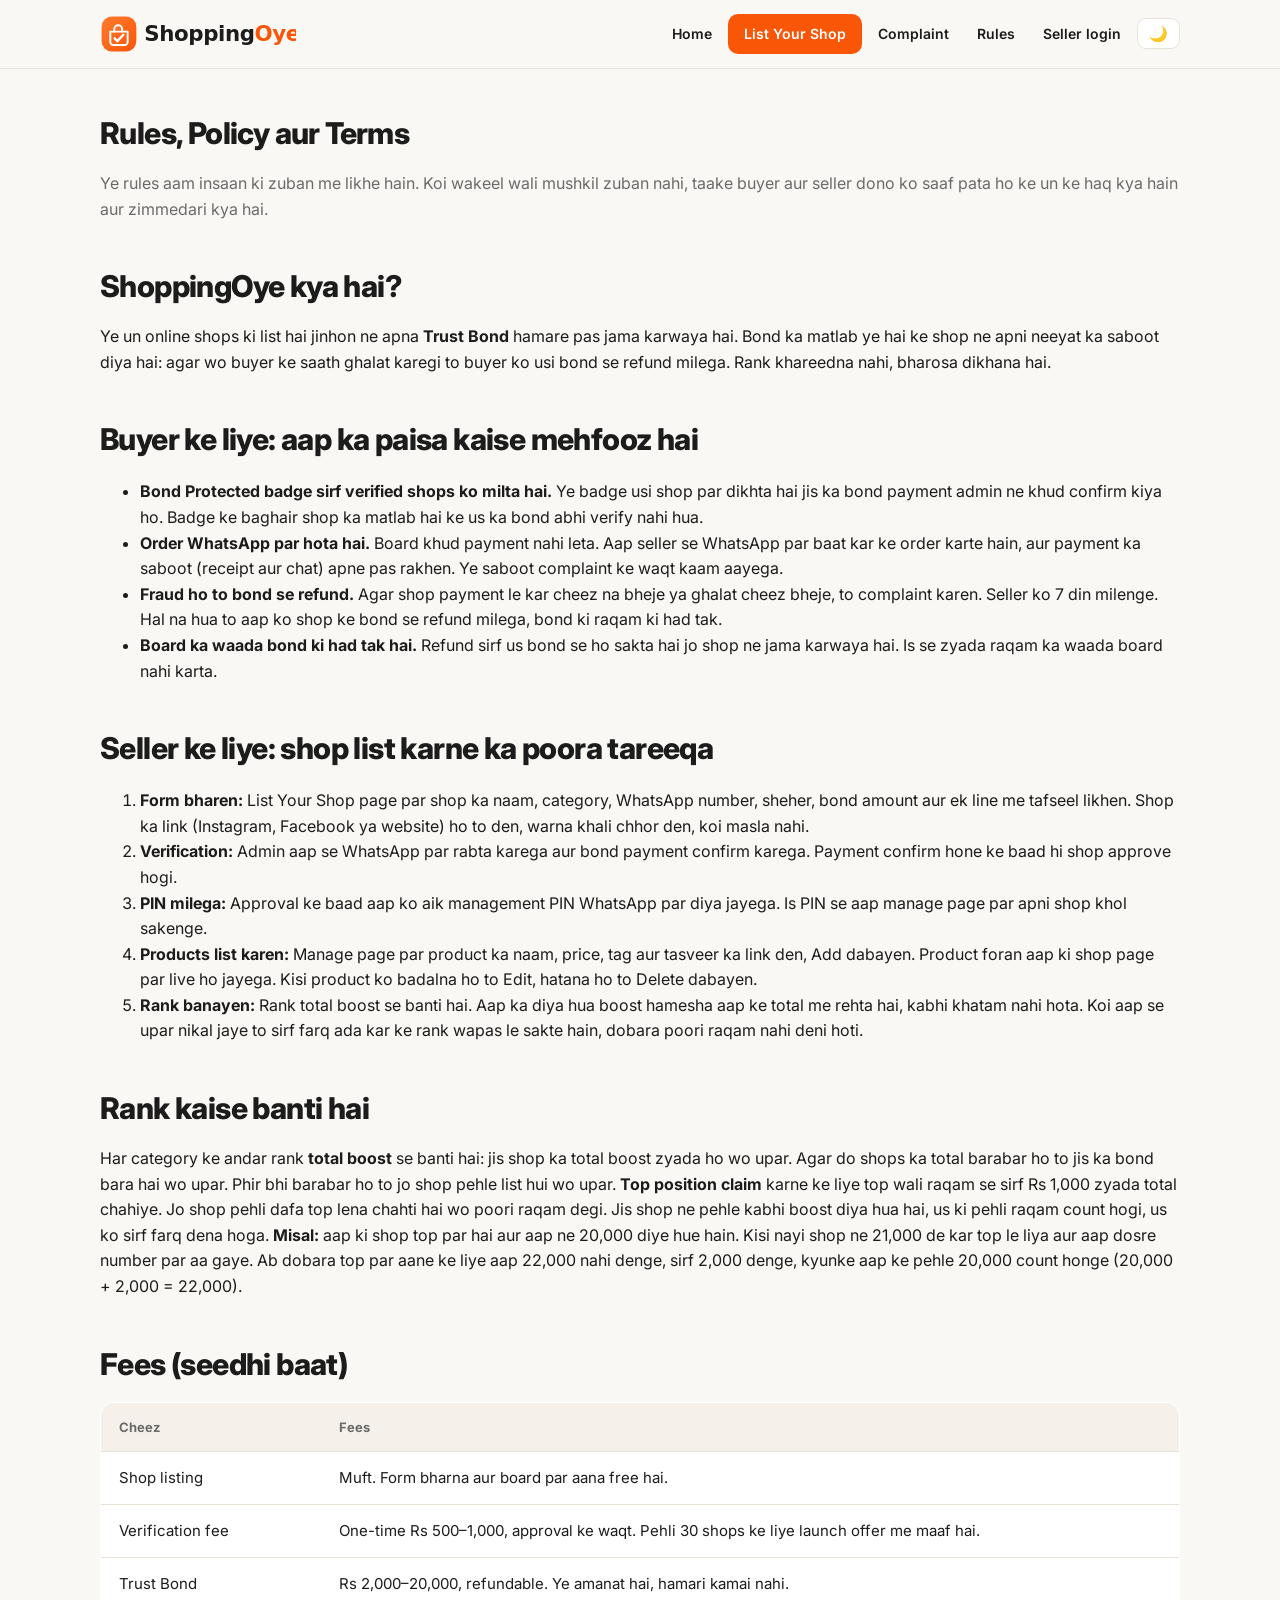
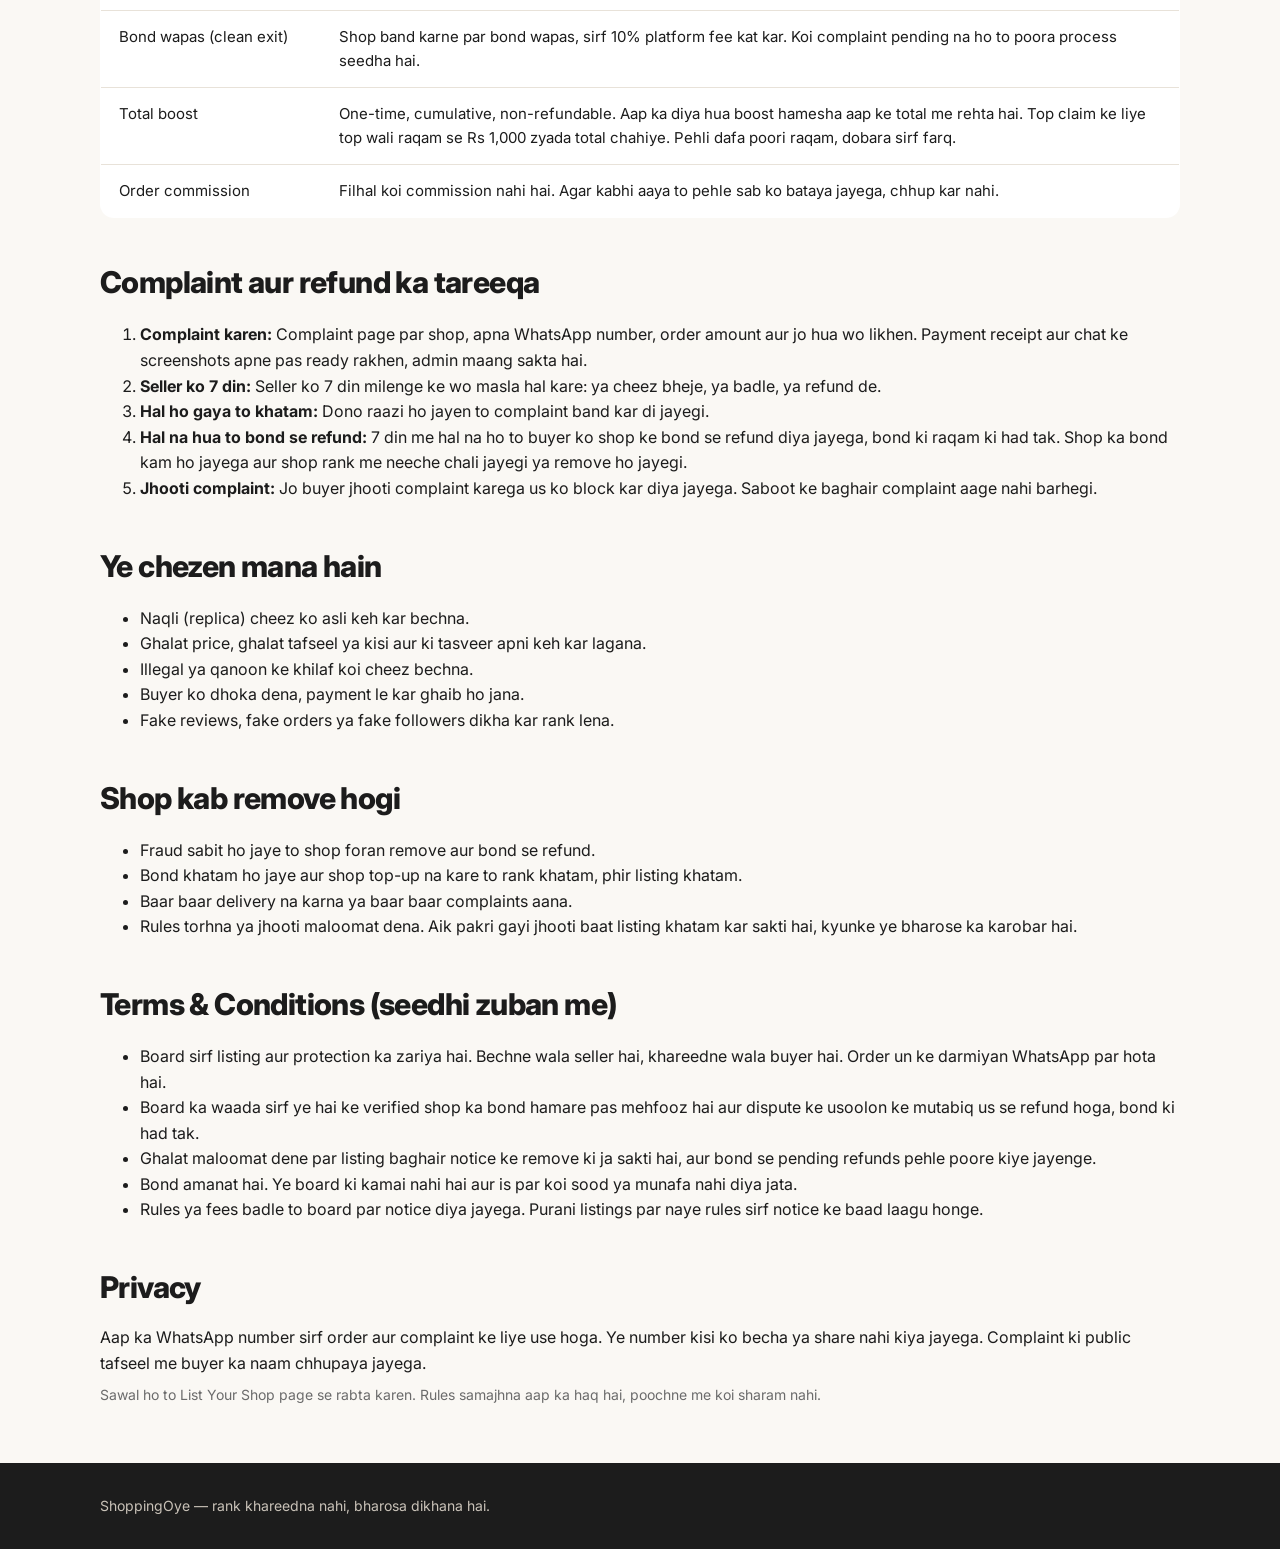
<file: rules.html>
<!DOCTYPE html>
<html lang="en">
<head>
<meta charset="utf-8">
<meta name="viewport" content="width=device-width, initial-scale=1">
<title>Rules, Policy aur Terms — ShoppingOye</title>
<link rel="stylesheet" href="assets/style.css?v=11">
<link rel="icon" type="image/svg+xml" href="assets/logo-mark.svg">
<link rel="preconnect" href="https://fonts.googleapis.com">
<link rel="preconnect" href="https://fonts.gstatic.com" crossorigin>
<link href="https://fonts.googleapis.com/css2?family=Inter:wght@400;500;600;700;800&display=swap" rel="stylesheet">
<script>
try{var t=localStorage.getItem("so-theme");if(t==="dark")document.documentElement.setAttribute("data-theme","dark");}catch(e){}
document.addEventListener("DOMContentLoaded",function(){
  var b=document.getElementById("theme-toggle");
  if(!b)return;
  var sync=function(){var d=document.documentElement.getAttribute("data-theme")==="dark";b.textContent=d?"☀️":"🌙";b.setAttribute("aria-label",d?"Switch to light mode":"Switch to dark mode");b.title=b.getAttribute("aria-label");};
  sync();
  b.addEventListener("click",function(){
    var d=document.documentElement.getAttribute("data-theme")==="dark";
    if(d){document.documentElement.removeAttribute("data-theme");try{localStorage.setItem("so-theme","light");}catch(e){}}
    else{document.documentElement.setAttribute("data-theme","dark");try{localStorage.setItem("so-theme","dark");}catch(e){}}
    sync();
  });
});
</script>
</head>
<body>
<header class="site"><div class="wrap">
  <a class="logo" href="index.html"><img src="assets/logo.svg" alt="ShoppingOye"></a>
  <nav class="main">
    <a href="index.html">Home</a>
    <a class="cta" href="submit.html">List Your Shop</a>
    <a href="dispute.html">Complaint</a>
    <a href="rules.html">Rules</a>
    <a href="dashboard.html">Seller login</a> <button class="theme-toggle" id="theme-toggle" type="button" aria-label="Switch to dark mode" title="Switch to dark mode">🌙</button>
  </nav>
</div></header>
<div class="wrap">
  <h2>Rules, Policy aur Terms</h2>
  <p style="color:var(--muted)">Ye rules aam insaan ki zuban me likhe hain. Koi wakeel wali mushkil zuban nahi, taake buyer aur seller dono ko saaf pata ho ke un ke haq kya hain aur zimmedari kya hai.</p>

  <h2>ShoppingOye kya hai?</h2>
  <p>Ye un online shops ki list hai jinhon ne apna <b>Trust Bond</b> hamare pas jama karwaya hai. Bond ka matlab ye hai ke shop ne apni neeyat ka saboot diya hai: agar wo buyer ke saath ghalat karegi to buyer ko usi bond se refund milega. Rank khareedna nahi, bharosa dikhana hai.</p>

  <h2>Buyer ke liye: aap ka paisa kaise mehfooz hai</h2>
  <ul>
    <li><b>Bond Protected badge sirf verified shops ko milta hai.</b> Ye badge usi shop par dikhta hai jis ka bond payment admin ne khud confirm kiya ho. Badge ke baghair shop ka matlab hai ke us ka bond abhi verify nahi hua.</li>
    <li><b>Order WhatsApp par hota hai.</b> Board khud payment nahi leta. Aap seller se WhatsApp par baat kar ke order karte hain, aur payment ka saboot (receipt aur chat) apne pas rakhen. Ye saboot complaint ke waqt kaam aayega.</li>
    <li><b>Fraud ho to bond se refund.</b> Agar shop payment le kar cheez na bheje ya ghalat cheez bheje, to complaint karen. Seller ko 7 din milenge. Hal na hua to aap ko shop ke bond se refund milega, bond ki raqam ki had tak.</li>
    <li><b>Board ka waada bond ki had tak hai.</b> Refund sirf us bond se ho sakta hai jo shop ne jama karwaya hai. Is se zyada raqam ka waada board nahi karta.</li>
  </ul>

  <h2>Seller ke liye: shop list karne ka poora tareeqa</h2>
  <ol>
    <li><b>Form bharen:</b> List Your Shop page par shop ka naam, category, WhatsApp number, sheher, bond amount aur ek line me tafseel likhen. Shop ka link (Instagram, Facebook ya website) ho to den, warna khali chhor den, koi masla nahi.</li>
    <li><b>Verification:</b> Admin aap se WhatsApp par rabta karega aur bond payment confirm karega. Payment confirm hone ke baad hi shop approve hogi.</li>
    <li><b>PIN milega:</b> Approval ke baad aap ko aik management PIN WhatsApp par diya jayega. Is PIN se aap manage page par apni shop khol sakenge.</li>
    <li><b>Products list karen:</b> Manage page par product ka naam, price, tag aur tasveer ka link den, Add dabayen. Product foran aap ki shop page par live ho jayega. Kisi product ko badalna ho to Edit, hatana ho to Delete dabayen.</li>
    <li><b>Rank banayen:</b> Rank total boost se banti hai. Aap ka diya hua boost hamesha aap ke total me rehta hai, kabhi khatam nahi hota. Koi aap se upar nikal jaye to sirf farq ada kar ke rank wapas le sakte hain, dobara poori raqam nahi deni hoti.</li>
  </ol>

  <h2>Rank kaise banti hai</h2>
  <p>Har category ke andar rank <b>total boost</b> se banti hai: jis shop ka total boost zyada ho wo upar. Agar do shops ka total barabar ho to jis ka bond bara hai wo upar. Phir bhi barabar ho to jo shop pehle list hui wo upar. <b>Top position claim</b> karne ke liye top wali raqam se sirf Rs 1,000 zyada total chahiye. Jo shop pehli dafa top lena chahti hai wo poori raqam degi. Jis shop ne pehle kabhi boost diya hua hai, us ki pehli raqam count hogi, us ko sirf farq dena hoga. <b>Misal:</b> aap ki shop top par hai aur aap ne 20,000 diye hue hain. Kisi nayi shop ne 21,000 de kar top le liya aur aap dosre number par aa gaye. Ab dobara top par aane ke liye aap 22,000 nahi denge, sirf 2,000 denge, kyunke aap ke pehle 20,000 count honge (20,000 + 2,000 = 22,000).</p>

  <h2>Fees (seedhi baat)</h2>
  <table class="rules">
    <tr><th style="width:220px">Cheez</th><th>Fees</th></tr>
    <tr><td>Shop listing</td><td>Muft. Form bharna aur board par aana free hai.</td></tr>
    <tr><td>Verification fee</td><td>One-time Rs 500–1,000, approval ke waqt. Pehli 30 shops ke liye launch offer me maaf hai.</td></tr>
    <tr><td>Trust Bond</td><td>Rs 2,000–20,000, refundable. Ye amanat hai, hamari kamai nahi.</td></tr>
    <tr><td>Bond wapas (clean exit)</td><td>Shop band karne par bond wapas, sirf 10% platform fee kat kar. Koi complaint pending na ho to poora process seedha hai.</td></tr>
    <tr><td>Total boost</td><td>One-time, cumulative, non-refundable. Aap ka diya hua boost hamesha aap ke total me rehta hai. Top claim ke liye top wali raqam se Rs 1,000 zyada total chahiye. Pehli dafa poori raqam, dobara sirf farq.</td></tr>
    <tr><td>Order commission</td><td>Filhal koi commission nahi hai. Agar kabhi aaya to pehle sab ko bataya jayega, chhup kar nahi.</td></tr>
  </table>

  <h2>Complaint aur refund ka tareeqa</h2>
  <ol>
    <li><b>Complaint karen:</b> Complaint page par shop, apna WhatsApp number, order amount aur jo hua wo likhen. Payment receipt aur chat ke screenshots apne pas ready rakhen, admin maang sakta hai.</li>
    <li><b>Seller ko 7 din:</b> Seller ko 7 din milenge ke wo masla hal kare: ya cheez bheje, ya badle, ya refund de.</li>
    <li><b>Hal ho gaya to khatam:</b> Dono raazi ho jayen to complaint band kar di jayegi.</li>
    <li><b>Hal na hua to bond se refund:</b> 7 din me hal na ho to buyer ko shop ke bond se refund diya jayega, bond ki raqam ki had tak. Shop ka bond kam ho jayega aur shop rank me neeche chali jayegi ya remove ho jayegi.</li>
    <li><b>Jhooti complaint:</b> Jo buyer jhooti complaint karega us ko block kar diya jayega. Saboot ke baghair complaint aage nahi barhegi.</li>
  </ol>

  <h2>Ye chezen mana hain</h2>
  <ul>
    <li>Naqli (replica) cheez ko asli keh kar bechna.</li>
    <li>Ghalat price, ghalat tafseel ya kisi aur ki tasveer apni keh kar lagana.</li>
    <li>Illegal ya qanoon ke khilaf koi cheez bechna.</li>
    <li>Buyer ko dhoka dena, payment le kar ghaib ho jana.</li>
    <li>Fake reviews, fake orders ya fake followers dikha kar rank lena.</li>
  </ul>

  <h2>Shop kab remove hogi</h2>
  <ul>
    <li>Fraud sabit ho jaye to shop foran remove aur bond se refund.</li>
    <li>Bond khatam ho jaye aur shop top-up na kare to rank khatam, phir listing khatam.</li>
    <li>Baar baar delivery na karna ya baar baar complaints aana.</li>
    <li>Rules torhna ya jhooti maloomat dena. Aik pakri gayi jhooti baat listing khatam kar sakti hai, kyunke ye bharose ka karobar hai.</li>
  </ul>

  <h2>Terms &amp; Conditions (seedhi zuban me)</h2>
  <ul>
    <li>Board sirf listing aur protection ka zariya hai. Bechne wala seller hai, khareedne wala buyer hai. Order un ke darmiyan WhatsApp par hota hai.</li>
    <li>Board ka waada sirf ye hai ke verified shop ka bond hamare pas mehfooz hai aur dispute ke usoolon ke mutabiq us se refund hoga, bond ki had tak.</li>
    <li>Ghalat maloomat dene par listing baghair notice ke remove ki ja sakti hai, aur bond se pending refunds pehle poore kiye jayenge.</li>
    <li>Bond amanat hai. Ye board ki kamai nahi hai aur is par koi sood ya munafa nahi diya jata.</li>
    <li>Rules ya fees badle to board par notice diya jayega. Purani listings par naye rules sirf notice ke baad laagu honge.</li>
  </ul>

  <h2>Privacy</h2>
  <p>Aap ka WhatsApp number sirf order aur complaint ke liye use hoga. Ye number kisi ko becha ya share nahi kiya jayega. Complaint ki public tafseel me buyer ka naam chhupaya jayega.</p>

  <p style="color:var(--muted);font-size:14px">Sawal ho to List Your Shop page se rabta karen. Rules samajhna aap ka haq hai, poochne me koi sharam nahi.</p>
</div>
<footer class="site"><div class="wrap">
  ShoppingOye — rank khareedna nahi, bharosa dikhana hai.
</div></footer>
</body>
</html>
</file>
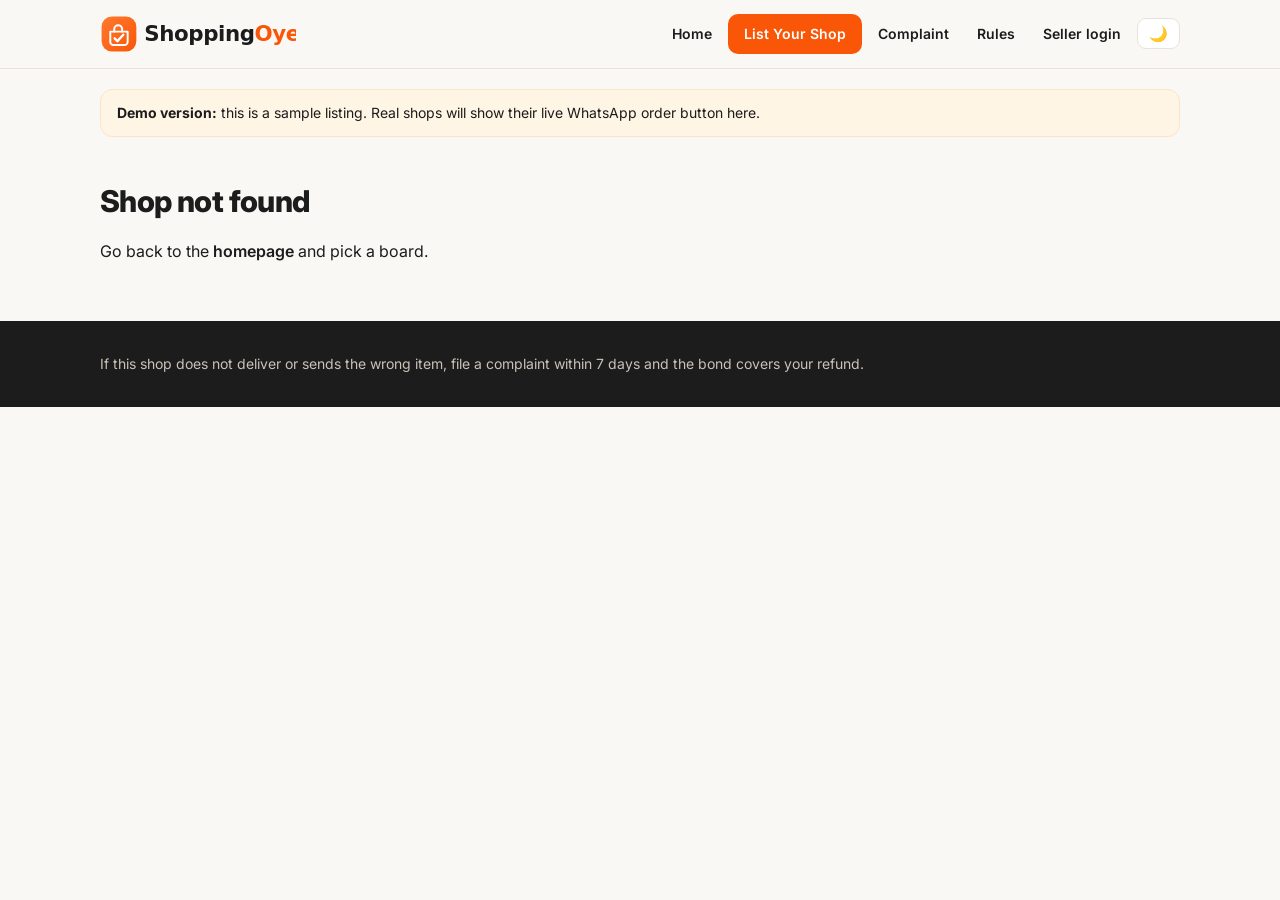
<file: shop.html>
<!DOCTYPE html>
<html lang="en">
<head>
<meta charset="utf-8">
<meta name="viewport" content="width=device-width, initial-scale=1">
<title>Shop — ShoppingOye</title>
<link rel="stylesheet" href="assets/style.css?v=11">
<link rel="icon" type="image/svg+xml" href="assets/logo-mark.svg">
<link rel="preconnect" href="https://fonts.googleapis.com">
<link rel="preconnect" href="https://fonts.gstatic.com" crossorigin>
<link href="https://fonts.googleapis.com/css2?family=Inter:wght@400;500;600;700;800&display=swap" rel="stylesheet">
<script>
try{var t=localStorage.getItem("so-theme");if(t==="dark")document.documentElement.setAttribute("data-theme","dark");}catch(e){}
document.addEventListener("DOMContentLoaded",function(){
  var b=document.getElementById("theme-toggle");
  if(!b)return;
  var sync=function(){var d=document.documentElement.getAttribute("data-theme")==="dark";b.textContent=d?"☀️":"🌙";b.setAttribute("aria-label",d?"Switch to light mode":"Switch to dark mode");b.title=b.getAttribute("aria-label");};
  sync();
  b.addEventListener("click",function(){
    var d=document.documentElement.getAttribute("data-theme")==="dark";
    if(d){document.documentElement.removeAttribute("data-theme");try{localStorage.setItem("so-theme","light");}catch(e){}}
    else{document.documentElement.setAttribute("data-theme","dark");try{localStorage.setItem("so-theme","dark");}catch(e){}}
    sync();
  });
});
</script>
</head>
<body>
<header class="site"><div class="wrap">
  <a class="logo" href="index.html"><img src="assets/logo.svg" alt="ShoppingOye"></a>
  <nav class="main">
    <a href="index.html">Home</a>
    <a class="cta" href="submit.html">List Your Shop</a>
    <a href="dispute.html">Complaint</a>
    <a href="rules.html">Rules</a>
    <a href="dashboard.html">Seller login</a> <button class="theme-toggle" id="theme-toggle" type="button" aria-label="Switch to dark mode" title="Switch to dark mode">🌙</button>
  </nav>
</div></header>
<div class="wrap">
  <div class="demo"><b>Demo version:</b> this is a sample listing. Real shops will show their live WhatsApp order button here.</div>
  <div id="shop-box"></div>
</div>
<footer class="site"><div class="wrap">
  If this shop does not deliver or sends the wrong item, file a complaint within 7 days and the bond covers your refund.
</div></footer>
<script src="assets/supabase.js"></script>
<script src="assets/data.js?v=3"></script>
<script>
function render(){
const id = param("id");
const s = SHOPS.find(x => x.id === id);
if(!s){
  document.getElementById("shop-box").innerHTML = "<h2>Shop not found</h2><p>Go back to the <a href='index.html'>homepage</a> and pick a board.</p>";
} else {
  const cat = catBySlug(s.cat);
  const rank = rankedShops(s.cat).findIndex(x => x.id === s.id) + 1;
  const waDigits = (s.whatsapp || "").replace(/[^0-9]/g, "");
  const waLink = (text) => "https://wa.me/" + waDigits + "?text=" + encodeURIComponent(text);
  const prods = productsForShop(s.id);
  const topTotal = rankedShops(s.cat)[0].boost;
  const need = topTotal + 1000 - s.boost;
  const prodHtml = prods.length ? `<div class="grid">${prods.map(p => `
    <div class="pcard">
      <div class="pimg">📦${p.img ? `<img src="${p.img}" alt="${p.name}" loading="lazy" onerror="this.remove()">` : ""}</div>
      <h3>${p.name}</h3>
      <p>${p.tag}</p>
      <div class="price">${money(p.price)}</div>
      ${waDigits ? `<div class="actions"><a class="btn wa" href="${waLink("Hi, I want to order " + p.name + " (" + money(p.price) + ") from " + s.name + ".")}">Order this</a></div>` : `<p style="font-size:13px">Order ke liye shop ka WhatsApp jald aa raha hai.</p>`}
    </div>`).join("")}</div>`
    : "<p>No products listed yet.</p>";
  const also = rankedShops(s.cat).filter(x => x.id !== s.id).slice(0, 5);
  const alsoHtml = also.length ? `<h3>Also in ${cat.name}</h3><ul class="also-list">${also.map((x) => {
    const r = rankedShops(s.cat).findIndex(y => y.id === x.id) + 1;
    return `<li><span class="ranknum ${r===1?"r1":r===2?"r2":r===3?"r3":""}">#${r}</span><a href="shop.html?id=${x.id}">${x.name}</a><span class="boost">${money(x.boost)}</span></li>`;
  }).join("")}</ul><p><a href="board.html?cat=${s.cat}">See all in ${cat.name}</a></p>` : "";
  document.title = s.name + " — ShoppingOye";
  document.getElementById("shop-box").innerHTML = `
    <div class="shop-hero">
      <div class="avatar">${s.name.charAt(0).toUpperCase()}</div>
      <div>
        <h2>${s.name} ${s.bondVerified ? `<span class="badge">✓ Bond Protected</span>` : `<span class="badge muted">Bond verification pending</span>`}</h2>
        <p>${[cat.name, s.tag, s.city, s.handle].filter(x => x).join(" · ")}</p>
        <p>${s.desc}</p>
      </div>
    </div>
    <div class="counters">
      <div class="stat"><b>#${rank}</b><span>Rank in ${cat.name}</span></div>
      <div class="stat"><b>#${overallRank(s.id)} of ${SHOPS.length}</b><span>Rank overall (all boards)</span></div>
      <div class="stat"><b>${money(s.bond)}</b><span>Trust bond (refundable)</span></div>
      <div class="stat"><b>${money(s.boost)}</b><span>Total boost paid</span></div>
      <div class="stat"><b>${s.orders}</b><span>Orders served</span></div>
    </div>
    <p>${waDigits ? `<a class="btn wa" href="${waLink("Hi " + s.name + ", I want to order from ShoppingOye.")}">Order on WhatsApp</a> ` : ""}<button class="btn ghost" id="copy-link" type="button">Copy link</button></p>
    ${rank > 1 ? `<p class="climb">${s.boost > 0 ? `Top position ke liye total ${money(topTotal + 1000)} chahiye. Is shop ne pehle ${money(s.boost)} boost diya hua hai, jo count hoga, is liye sirf ${money(need)} ka farq dena hoga.` : `Top position claim karne ke liye ${money(topTotal + 1000)} chahiye (pehli dafa poori raqam).`}</p>` : `<p class="climb">🏆 Ye shop is board par #1 par hai.</p>`}
    <p class="climb">Anyone can take this rank for ${money(s.boost + 1000)} on the ${cat.name} board.</p>
    <h3>Products (${prods.length})</h3>
    ${prodHtml}
    ${alsoHtml}
    <p style="margin-top:20px"><a class="btn" href="dispute.html?shop=${s.id}">File a complaint about this shop</a>
       <a class="btn ghost" href="board.html?cat=${s.cat}#shop-${s.id}">See category ranking</a>
       <a class="btn ghost" href="index.html#top-shops">See overall ranking</a>
       <a class="btn ghost" href="board.html?cat=${s.cat}">Back to ${cat.name} board</a>
       <a class="btn ghost" href="manage.html?shop=${s.id}">Manage this shop</a></p>
    ${waDigits ? "" : `<p style="color:var(--muted);font-size:14px">Demo listing: WhatsApp ordering activates when the real shop joins with a verified bond.</p>`}`;
  const copyBtn = document.getElementById("copy-link");
  if(copyBtn){
    copyBtn.addEventListener("click", function(){
      const url = location.href;
      const done = function(){ copyBtn.textContent = "Link copied ✓"; setTimeout(function(){ copyBtn.textContent = "Copy link"; }, 2000); };
      const fallbackCopy = function(text){
        const ta = document.createElement("textarea");
        ta.value = text; document.body.appendChild(ta); ta.select();
        try{ document.execCommand("copy"); }catch(e){}
        document.body.removeChild(ta);
      };
      if(navigator.clipboard && navigator.clipboard.writeText){ navigator.clipboard.writeText(url).then(done, function(){ fallbackCopy(url); done(); }); }
      else { fallbackCopy(url); done(); }
    });
  }
}
}
render();
loadLiveShops().then(render);
</script>
</body>
</html>
</file>
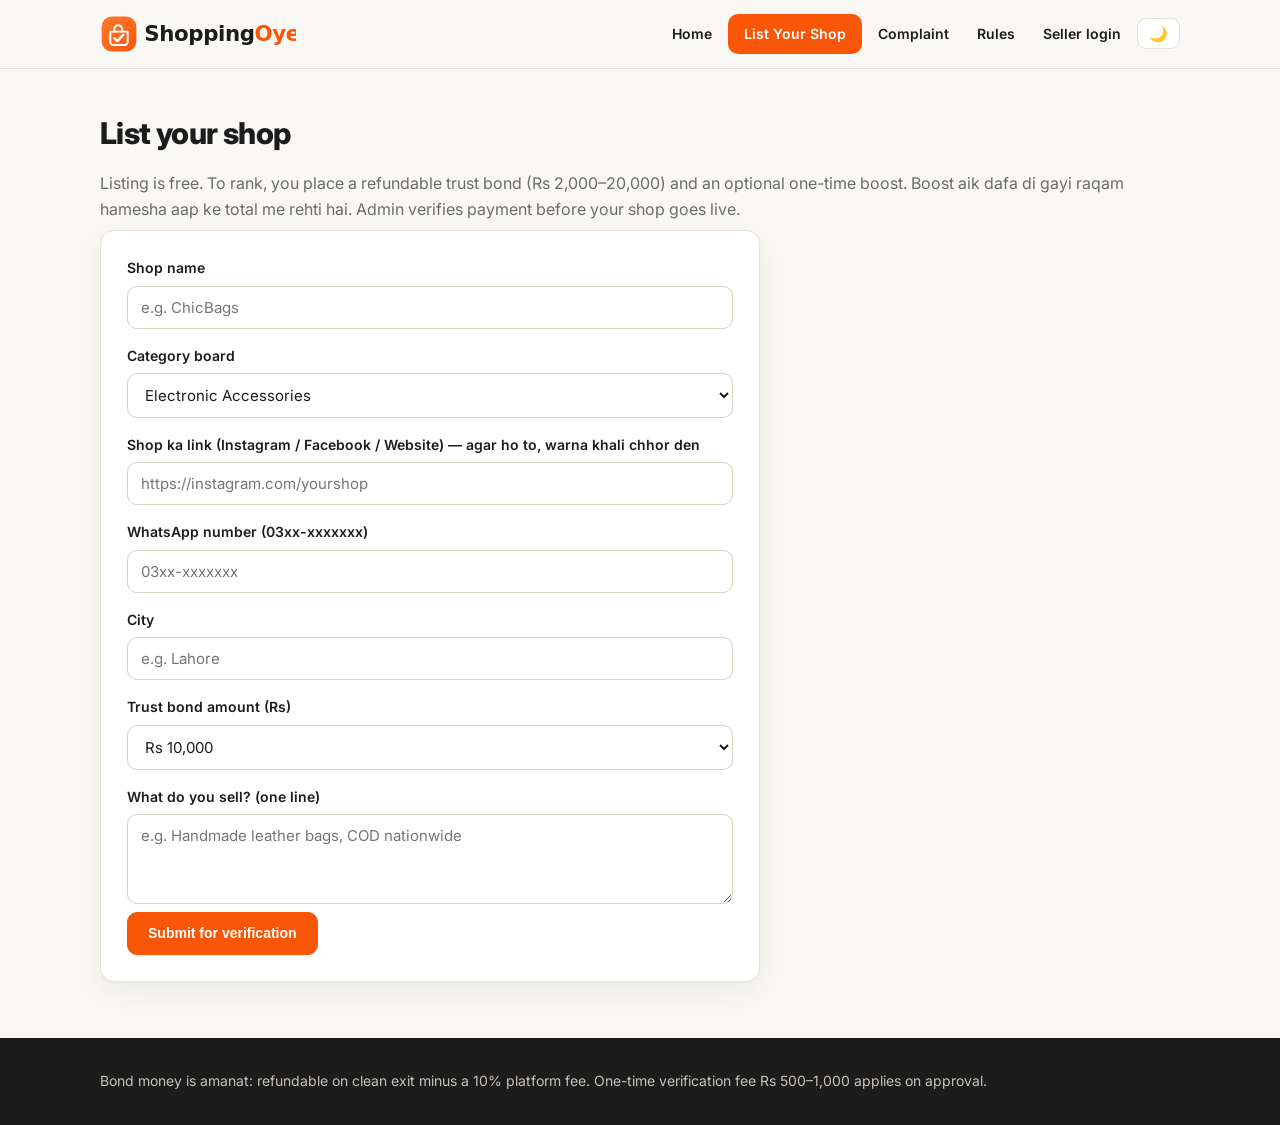
<file: submit.html>
<!DOCTYPE html>
<html lang="en">
<head>
<meta charset="utf-8">
<meta name="viewport" content="width=device-width, initial-scale=1">
<title>List Your Shop — ShoppingOye</title>
<link rel="stylesheet" href="assets/style.css?v=11">
<link rel="icon" type="image/svg+xml" href="assets/logo-mark.svg">
<link rel="preconnect" href="https://fonts.googleapis.com">
<link rel="preconnect" href="https://fonts.gstatic.com" crossorigin>
<link href="https://fonts.googleapis.com/css2?family=Inter:wght@400;500;600;700;800&display=swap" rel="stylesheet">
<script>
try{var t=localStorage.getItem("so-theme");if(t==="dark")document.documentElement.setAttribute("data-theme","dark");}catch(e){}
document.addEventListener("DOMContentLoaded",function(){
  var b=document.getElementById("theme-toggle");
  if(!b)return;
  var sync=function(){var d=document.documentElement.getAttribute("data-theme")==="dark";b.textContent=d?"☀️":"🌙";b.setAttribute("aria-label",d?"Switch to light mode":"Switch to dark mode");b.title=b.getAttribute("aria-label");};
  sync();
  b.addEventListener("click",function(){
    var d=document.documentElement.getAttribute("data-theme")==="dark";
    if(d){document.documentElement.removeAttribute("data-theme");try{localStorage.setItem("so-theme","light");}catch(e){}}
    else{document.documentElement.setAttribute("data-theme","dark");try{localStorage.setItem("so-theme","dark");}catch(e){}}
    sync();
  });
});
</script>
</head>
<body>
<header class="site"><div class="wrap">
  <a class="logo" href="index.html"><img src="assets/logo.svg" alt="ShoppingOye"></a>
  <nav class="main">
    <a href="index.html">Home</a>
    <a class="cta" href="submit.html">List Your Shop</a>
    <a href="dispute.html">Complaint</a>
    <a href="rules.html">Rules</a>
    <a href="dashboard.html">Seller login</a> <button class="theme-toggle" id="theme-toggle" type="button" aria-label="Switch to dark mode" title="Switch to dark mode">🌙</button>
  </nav>
</div></header>
<div class="wrap">
  <h2>List your shop</h2>
  <p style="color:var(--muted)">Listing is free. To rank, you place a refundable trust bond (Rs 2,000–20,000) and an optional one-time boost. Boost aik dafa di gayi raqam hamesha aap ke total me rehti hai. Admin verifies payment before your shop goes live.</p>
  <form id="submit-form">
    <label>Shop name</label>
    <input required id="f-name" placeholder="e.g. ChicBags">
    <label>Category board</label>
    <select id="f-cat"></select>
    <label>Shop ka link (Instagram / Facebook / Website) — agar ho to, warna khali chhor den</label>
    <input id="f-link" placeholder="https://instagram.com/yourshop">
    <label>WhatsApp number (03xx-xxxxxxx)</label>
    <input required id="f-wa" placeholder="03xx-xxxxxxx">
    <label>City</label>
    <input id="f-city" placeholder="e.g. Lahore">
    <label>Trust bond amount (Rs)</label>
    <select id="f-bond">
      <option value="2000">Rs 2,000</option>
      <option value="5000">Rs 5,000</option>
      <option value="10000" selected>Rs 10,000</option>
      <option value="20000">Rs 20,000</option>
    </select>
    <label>What do you sell? (one line)</label>
    <textarea required id="f-desc" placeholder="e.g. Handmade leather bags, COD nationwide"></textarea>
    <br><button class="btn" type="submit">Submit for verification</button>
  </form>
  <div class="success" id="submit-ok">
    <b>Request received.</b> Your reference number is <b id="ref-no"></b>.
    Admin will contact you on WhatsApp to verify your bond payment, then your shop goes live on its board.
    Approval ke baad aap manage.html se apni products add/delete kar saken ge (PIN admin WhatsApp par dega).
  </div>
  <div class="success" id="submit-err" style="display:none">
    <b>Submit nahi hua.</b> Internet connection check kar ke dobara try karen. Agar masla barqarar rahe to thodi der baad phir koshish karen.
  </div>
</div>
<footer class="site"><div class="wrap">
  Bond money is amanat: refundable on clean exit minus a 10% platform fee. One-time verification fee Rs 500–1,000 applies on approval.
</div></footer>
<script src="assets/supabase.js"></script>
<script src="assets/data.js?v=3"></script>
<script>
document.getElementById("f-cat").innerHTML = CATEGORIES.map(c => `<option value="${c.slug}">${c.name}</option>`).join("");
document.getElementById("submit-form").addEventListener("submit", async function(e){
  e.preventDefault();
  const btn = e.target.querySelector("button[type=submit]");
  btn.disabled = true;
  btn.textContent = "Submitting...";
  document.getElementById("submit-err").style.display = "none";
  const row = await submitShopListing({
    name: document.getElementById("f-name").value.trim(),
    cat: document.getElementById("f-cat").value,
    handle: document.getElementById("f-link").value.trim() || null,
    whatsapp: document.getElementById("f-wa").value.trim(),
    city: document.getElementById("f-city").value.trim() || null,
    bond: parseInt(document.getElementById("f-bond").value, 10),
    description: document.getElementById("f-desc").value.trim()
  });
  btn.disabled = false;
  btn.textContent = "Submit for verification";
  if(row){
    document.getElementById("ref-no").textContent = "TBB-" + String(row.id).slice(0, 8).toUpperCase();
    document.getElementById("submit-ok").style.display = "block";
    window.scrollTo(0, document.getElementById("submit-ok").offsetTop - 80);
  } else {
    document.getElementById("submit-err").style.display = "block";
    window.scrollTo(0, document.getElementById("submit-err").offsetTop - 80);
  }
});
</script>
</body>
</html>
</file>
<file: assets/style.css>
/* ShoppingOye — Moonwalk design system v5 (2026-11-06, Moonwalk SaaS reference)
   Warm cream page, charcoal text, ONE orange accent. Inter throughout.
   Every class name from v4 is kept, so all 8 pages work unchanged. */
:root{
  --bg:#FAF8F4; --surface:#ffffff; --surface-2:#F5F1EA;
  --border:#E8E2D9; --border-strong:#D8D0C2;
  --text:#1C1C1C; --muted:#6B6B6B; --muted-2:#9A938A;
  --accent:#F95608; --accent-dark:#D94804; --accent-soft:#FFF5E5; --accent-border:#FDE3C8;
  --wa:#25d366; --danger:#dc2626; --danger-soft:#fef2f2;
  --shadow:0 1px 2px rgba(28,28,28,.04),0 10px 30px rgba(28,28,28,.06);
  --radius:14px;
  /* Legacy v4 variable names, aliased to the new palette so any old
     reference still resolves to a Moonwalk color. */
  --green:#FFF5E5; --green-dark:#FDE3C8; --green-soft:#FFF5E5;
  --navy:#1C1C1C; --gold:#FFF5E5; --gold-soft:#FFF5E5; --gold-border:#FDE3C8;
  --mint:#FFF5E5; --lav:#FFF5E5; --sky:#FFF5E5; --amber:#FFF5E5;
}
*{box-sizing:border-box}
html{scroll-behavior:smooth}
body{margin:0;font-family:"Inter",system-ui,-apple-system,"Segoe UI",Roboto,Arial,sans-serif;background:var(--bg);color:var(--text);line-height:1.6;-webkit-font-smoothing:antialiased}
a{color:var(--text);font-weight:600;text-decoration:none}
a:hover{text-decoration:underline}
.wrap{max-width:1120px;margin:0 auto;padding:0 20px}
h1{font-size:56px;line-height:1.08;letter-spacing:-.03em;margin:24px 0 16px;font-weight:800}
h2{font-size:30px;letter-spacing:-.02em;margin:40px 0 14px;font-weight:800}
h3{font-size:17px;margin:0 0 4px;font-weight:700}
p{margin:8px 0}

/* ---- Header ---- */
header.site{position:sticky;top:0;z-index:50;background:rgba(250,248,244,.92);backdrop-filter:blur(12px);border-bottom:1px solid var(--border)}
header.site .wrap{display:flex;align-items:center;justify-content:space-between;height:68px}
.logo{font-size:21px;font-weight:800;letter-spacing:-.02em;color:var(--text)}
.logo:hover{text-decoration:none}
.logo span{color:var(--text)}
nav.main{display:flex;gap:4px;align-items:center;flex-wrap:wrap}
nav.main a{color:var(--text);font-weight:600;font-size:14px;padding:8px 12px;border-radius:9px}
nav.main a:hover{background:#F1EBE1;text-decoration:none}
nav.main a.cta{background:var(--accent);color:#fff;padding:9px 16px;border-radius:10px}
nav.main a.cta:hover{background:var(--accent-dark)}

/* ---- Buttons ---- */
.btn{display:inline-block;background:var(--accent);color:#fff;border:1px solid var(--accent);padding:11px 20px;border-radius:10px;font-weight:700;font-size:14px;cursor:pointer;line-height:1.4}
.btn:hover{background:var(--accent-dark);border-color:var(--accent-dark);text-decoration:none}
.btn.gold{background:var(--accent);border-color:var(--accent);color:#fff}
.btn.gold:hover{background:var(--accent-dark);border-color:var(--accent-dark)}
.btn.ghost{background:#fff;color:var(--text);border-color:var(--border-strong)}
.btn.ghost:hover{background:#F5F1EA}
.btn.danger{background:var(--danger-soft);color:var(--danger);border-color:#fecaca}
.btn.danger:hover{background:#fee2e2}
.btn.wa{background:var(--wa);border-color:var(--wa);color:#fff}
.btn.wa:hover{filter:brightness(1.05)}
.btn.small{padding:7px 13px;font-size:13px;border-radius:8px}
.btn:disabled{opacity:.6;cursor:default}

/* ---- Hero (Moonwalk-style, centered) ---- */
.hero{text-align:center;padding:64px 24px 40px;margin-top:8px}
.hero h1{max-width:780px;margin-left:auto;margin-right:auto}
.hero .hero-accent{color:var(--accent)}
.hero p{color:var(--muted);font-size:18px;max-width:640px;margin-left:auto;margin-right:auto}
.hero .btn{margin:12px 6px 0}
.trust-pill{display:inline-block;background:var(--surface);border:1px solid var(--border);border-radius:999px;padding:6px 14px;font-size:13px;font-weight:600;color:var(--muted);box-shadow:var(--shadow)}
.trust-pill b{color:var(--accent);font-weight:800}

/* ---- Product preview card (browser-chrome dashboard preview) ---- */
.preview{background:var(--surface);border:1px solid var(--border);border-radius:18px;box-shadow:var(--shadow);margin:32px 0 24px;overflow:hidden}
.preview-bar{display:flex;align-items:center;gap:8px;padding:12px 16px;border-bottom:1px solid var(--border);background:var(--surface-2)}
.preview-bar .dot{width:10px;height:10px;border-radius:50%;background:#E3DCCF}
.preview-bar .dot:first-child{background:var(--accent)}
.preview-bar span{margin-left:8px;font-size:13px;color:var(--muted);font-weight:600}
.preview-body{padding:24px}
.preview-body h3{font-size:18px;margin:4px 0 14px}
.preview .shoprow{box-shadow:none;margin-bottom:10px}
.preview .shoprow:last-child{margin-bottom:0}

/* ---- Smooth reveal for the homepage live-board preview (second section) ---- */
.preview.reveal{opacity:0;transform:translateY(26px);transition:opacity .7s ease,transform .7s cubic-bezier(.22,.61,.36,1)}
.preview.reveal.in{opacity:1;transform:none}
.preview.reveal .shoprow{opacity:0;transform:translateY(12px);transition:opacity .5s ease,transform .5s ease}
.preview.reveal.in .shoprow{opacity:1;transform:none}
.preview.reveal.in #top-shops .shoprow:nth-child(1){transition-delay:.08s}
.preview.reveal.in #top-shops .shoprow:nth-child(2){transition-delay:.16s}
.preview.reveal.in #top-shops .shoprow:nth-child(3){transition-delay:.24s}
.preview.reveal.in #top-shops .shoprow:nth-child(4){transition-delay:.32s}
.preview.reveal.in #top-shops .shoprow:nth-child(5){transition-delay:.4s}

/* ---- Section headings (centered, Moonwalk-style) ---- */
.section-head{text-align:center;margin:64px 0 8px}
.section-sub{text-align:center;color:var(--muted);font-size:17px;max-width:620px;margin:0 auto 32px}
.peach-panel{background:var(--accent-soft);border:1px solid var(--accent-border);border-radius:18px;padding:36px 32px;margin:56px 0;text-align:center}
.peach-panel h2{margin-top:0}
.peach-panel p{color:var(--muted);max-width:640px;margin-left:auto;margin-right:auto}

/* ---- Notice / stats ---- */
.demo{background:var(--accent-soft);border:1px solid var(--accent-border);color:var(--text);padding:12px 16px;border-radius:12px;font-size:14px;margin:20px 0}
.counters{display:grid;grid-template-columns:repeat(3,1fr);gap:16px;margin:24px 0}
.stat{background:var(--surface);border:1px solid var(--border);border-radius:var(--radius);padding:20px 22px;box-shadow:var(--shadow)}
.stat b{display:block;font-size:28px;letter-spacing:-.02em;font-weight:800}
.stat span{color:var(--muted);font-size:14px}

/* ---- Category cards (feature grid) ---- */
.grid{display:grid;grid-template-columns:repeat(3,1fr);gap:16px}
.grid .card{display:block;background:var(--surface);border:1px solid var(--border);border-radius:var(--radius);padding:22px;box-shadow:var(--shadow);color:var(--text);position:relative;transition:transform .15s ease,border-color .15s ease,box-shadow .15s ease}
.grid .card:hover{transform:translateY(-4px);border-color:var(--accent);text-decoration:none;box-shadow:0 2px 4px rgba(28,28,28,.05),0 16px 36px rgba(28,28,28,.09)}
.grid .card .icon{width:48px;height:48px;border-radius:12px;display:flex;align-items:center;justify-content:center;font-size:24px;background:var(--accent-soft);color:var(--text);margin-bottom:14px}
.grid .card h3{font-size:17px}
.grid .card p{color:var(--muted);font-size:14px}

/* ---- Top shops list (homepage) ---- */
.shoprow{display:flex;gap:16px;background:var(--surface);border:1px solid var(--border);border-radius:var(--radius);padding:18px 20px;margin-bottom:12px;box-shadow:var(--shadow)}
.shoprow .rank{width:44px;height:44px;min-width:44px;border-radius:50%;background:var(--surface-2);border:1px solid var(--border);display:flex;align-items:center;justify-content:center;font-weight:800;color:var(--text);position:relative;cursor:default}
.shoprow h3 a{color:var(--text)}
.shoprow h3 a:hover{color:var(--accent)}
.shoprow p{color:var(--muted);font-size:14px}
.shoprow .actions{margin-top:10px}

/* ---- Leaderboard table ---- */
.tablewrap{overflow-x:auto;background:var(--surface);border:1px solid var(--border);border-radius:var(--radius);box-shadow:var(--shadow)}
table.lb{width:100%;border-collapse:collapse;min-width:640px;font-size:14px}
table.lb th{text-align:left;padding:14px 18px;color:var(--muted);font-size:12px;text-transform:uppercase;letter-spacing:.06em;border-bottom:1px solid var(--border);background:var(--surface-2)}
table.lb td{padding:16px 18px;border-bottom:1px solid var(--border);vertical-align:middle}
table.lb tr:last-child td{border-bottom:none}
table.lb tbody tr:hover{background:#FBF8F2}
table.lb td.num,table.lb th.num{text-align:right;font-variant-numeric:tabular-nums}
.ranknum{display:inline-flex;width:36px;height:36px;border-radius:50%;align-items:center;justify-content:center;font-weight:800;font-size:14px;background:var(--surface-2);border:1px solid var(--border);color:var(--text);position:relative;cursor:default}
/* Top-3 rank numbers, each its own medal colour: gold / silver / bronze. */
.ranknum.r1,.shoprow .rank.r1{background:#FEF3C7;border-color:#D4AF37;color:#92600A}
.ranknum.r2,.shoprow .rank.r2{background:#F1F5F9;border-color:#94A3B8;color:#475569}
.ranknum.r3,.shoprow .rank.r3{background:#FDEAD7;border-color:#CD7F32;color:#8C4A12}

/* ---- Claim tooltip: hover (or tap / keyboard focus) a rank number to see its claim price ---- */
.claim-tip{position:absolute;left:calc(100% + 10px);top:50%;transform:translateY(-50%) translateX(6px);background:#1C1C1C;color:#fff;font-size:12px;font-weight:600;line-height:1.35;padding:8px 12px;border-radius:9px;white-space:nowrap;opacity:0;pointer-events:none;transition:opacity .18s ease,transform .18s ease;z-index:30;box-shadow:0 10px 24px rgba(28,28,28,.22)}
.claim-tip::after{content:"";position:absolute;right:100%;top:50%;transform:translateY(-50%);border:6px solid transparent;border-right-color:#1C1C1C}
.ranknum:hover .claim-tip,.ranknum:focus .claim-tip,.ranknum:focus-visible .claim-tip,.shoprow .rank:hover .claim-tip,.shoprow .rank:focus .claim-tip,.shoprow .rank:focus-visible .claim-tip{opacity:1;transform:translateY(-50%) translateX(0);pointer-events:auto}
.shoprow:hover .claim-tip{opacity:1;transform:translateY(-50%) translateX(0);pointer-events:auto}
.ranknum:focus,.shoprow .rank:focus{outline:none}
.shopcell{display:flex;gap:12px;align-items:center}
.miniavatar{width:44px;height:44px;min-width:44px;border-radius:12px;background:var(--accent-soft);color:var(--accent);display:flex;align-items:center;justify-content:center;font-size:20px;font-weight:800}
.shopcell a{color:var(--text);font-weight:700;font-size:15px}
.shopcell a:hover{color:var(--accent)}
.shopcell span{display:block;color:var(--muted);font-size:13px}

/* ---- Badges / climb ---- */
.badge{display:inline-block;background:var(--accent-soft);color:var(--text);border:1px solid var(--accent-border);padding:3px 10px;border-radius:999px;font-size:12px;font-weight:700}
.badge.goldb{background:var(--accent-soft);color:#C74307;border-color:var(--accent-border)}
.badge.muted{background:#F5F1EA;color:var(--muted);border-color:var(--border)}
.climb{background:var(--accent-soft);border:1px solid var(--accent-border);color:var(--text);padding:12px 16px;border-radius:12px;font-size:14px;margin:16px 0}

/* ---- Shop page ---- */
.shop-hero{display:flex;gap:20px;background:var(--surface);border:1px solid var(--border);border-radius:var(--radius);padding:26px;box-shadow:var(--shadow);margin-top:20px;align-items:flex-start}
.avatar{width:76px;height:76px;min-width:76px;border-radius:18px;background:var(--accent-soft);color:var(--accent);display:flex;align-items:center;justify-content:center;font-size:34px;font-weight:800}
.shop-hero h2{margin:0 0 6px}
.shop-hero p{color:var(--muted);font-size:14px}
.pcard{background:var(--surface);border:1px solid var(--border);border-radius:var(--radius);overflow:hidden;box-shadow:var(--shadow);padding-bottom:18px;transition:transform .15s ease}
.pcard:hover{transform:translateY(-3px)}
.pimg{height:170px;background:linear-gradient(135deg,#FAF8F4,#FFF5E5);display:flex;align-items:center;justify-content:center;font-size:40px;overflow:hidden}
.pimg img{width:100%;height:100%;object-fit:cover}
.pcard h3,.pcard p,.pcard .price,.pcard .actions{padding-left:16px;padding-right:16px}
.pcard h3{margin-top:14px}
.pcard p{color:var(--muted);font-size:14px}
.pcard .price{font-size:19px;font-weight:800;margin:8px 0 12px}
.pcard .actions{margin-top:4px}
.prow{display:flex;gap:14px;align-items:center;background:var(--surface);border:1px solid var(--border);border-radius:12px;padding:14px;margin-bottom:10px}
.prow img{width:64px;height:64px;object-fit:cover;border-radius:10px}
.prow .grow{flex:1}
.prow .grow p{color:var(--muted);font-size:14px}

/* ---- Steps ---- */
.steps{display:grid;grid-template-columns:repeat(3,1fr);gap:16px}
.step{background:var(--surface);border:1px solid var(--border);border-radius:var(--radius);padding:22px;box-shadow:var(--shadow)}
.step>b{display:inline-flex;width:32px;height:32px;border-radius:50%;background:var(--accent);color:#fff;align-items:center;justify-content:center;font-weight:800;margin-bottom:10px}
.step p{color:var(--muted);font-size:14px}

/* ---- Forms ---- */
form{background:var(--surface);border:1px solid var(--border);border-radius:var(--radius);padding:26px;box-shadow:var(--shadow);max-width:660px}
label{display:block;font-weight:600;font-size:14px;margin:16px 0 6px}
label:first-child{margin-top:0}
input,select,textarea{width:100%;padding:11px 13px;border:1px solid var(--border-strong);border-radius:10px;font-size:15px;font-family:inherit;background:#fff;color:var(--text)}
input:focus,select:focus,textarea:focus{outline:none;border-color:var(--accent);box-shadow:0 0 0 3px var(--accent-soft)}
textarea{min-height:90px;resize:vertical}
.searchbox{margin:4px 0 18px;background:var(--surface)}
.success{display:none;background:var(--accent-soft);border:1px solid var(--accent-border);color:var(--text);padding:16px 18px;border-radius:12px;margin-top:18px}
.success[style*="block"]{display:block}

/* ---- Rules table ---- */
table.rules{width:100%;border-collapse:collapse;background:var(--surface);border:1px solid var(--border);border-radius:var(--radius);overflow:hidden;font-size:15px}
table.rules th,table.rules td{padding:14px 18px;border-bottom:1px solid var(--border);text-align:left;vertical-align:top}
table.rules tr:last-child th,table.rules tr:last-child td{border-bottom:none}
table.rules th{background:var(--surface-2);color:var(--muted);font-size:13px}

/* ---- Footer ---- */
footer.site{background:var(--text);color:#C9C2B8;margin-top:56px;padding:32px 0;font-size:14px}
footer.site .wrap{max-width:1120px}
footer.site a{color:#fff}

/* ---- Responsive ---- */
@media (max-width:820px){
  .grid{grid-template-columns:repeat(2,1fr)}
  .steps{grid-template-columns:1fr}
  .counters{grid-template-columns:1fr 1fr}
  h1{font-size:36px}
  .hero{padding:48px 16px 32px}
  header.site .wrap{height:auto;padding-top:12px;padding-bottom:12px;flex-wrap:wrap;gap:8px}
  .shop-hero{flex-direction:column}
  .preview-body{padding:16px}
}
@media (max-width:560px){
  .grid{grid-template-columns:1fr}
  .counters{grid-template-columns:1fr}
  .shoprow{flex-direction:column}
  .shoprow .rank{align-self:flex-start}
  nav.main a{padding:7px 9px;font-size:13px}
  h1{font-size:30px}
  h2{font-size:24px}
}
@media (prefers-reduced-motion:reduce){
  *{scroll-behavior:auto!important}
  .grid .card,.pcard{transition:none}
  .preview.reveal,.preview.reveal .shoprow,.claim-tip{transition:none}
  .preview.reveal{opacity:1;transform:none}
  .preview.reveal .shoprow{opacity:1;transform:none}
}

/* ---- Logo ---- */
.logo img{height:38px;width:auto;display:block}

/* ---- Phase 19 (outbid-style board features) ---- */

/* Dark mode: same Moonwalk system, dark surfaces. Toggled by the header
   button, persisted in localStorage, applied via data-theme on <html>. */
html[data-theme="dark"]{
  --bg:#161513; --surface:#211F1C; --surface-2:#2A2723;
  --border:#3A352E; --border-strong:#4A443A;
  --text:#F5F1E8; --muted:#B8B0A2; --muted-2:#8A8275;
  --accent:#F95608; --accent-dark:#FF6B26; --accent-soft:#3A2415; --accent-border:#5A3A1E;
  --shadow:0 1px 2px rgba(0,0,0,.3),0 10px 30px rgba(0,0,0,.35);
  --green:#3A2415; --green-dark:#5A3A1E; --green-soft:#3A2415;
  --gold:#3A2415; --gold-soft:#3A2415; --gold-border:#5A3A1E;
  --mint:#3A2415; --lav:#3A2415; --sky:#3A2415; --amber:#3A2415;
}
html[data-theme="dark"] header.site{background:rgba(22,21,19,.92)}
html[data-theme="dark"] nav.main a:hover{background:#2A2723}
html[data-theme="dark"] table.lb tbody tr:hover{background:#2A2723}
html[data-theme="dark"] input,html[data-theme="dark"] select,html[data-theme="dark"] textarea{background:#211F1C}
html[data-theme="dark"] .btn.ghost{background:#211F1C}
html[data-theme="dark"] .btn.ghost:hover{background:#2A2723}
html[data-theme="dark"] .pimg{background:linear-gradient(135deg,#211F1C,#3A2415)}
html[data-theme="dark"] footer.site{background:#0E0D0C;color:#8A8275}
html[data-theme="dark"] .claim-tip{background:#F5F1E8;color:#1C1C1C}
html[data-theme="dark"] .claim-tip::after{border-right-color:#F5F1E8}
.theme-toggle{background:var(--surface);border:1px solid var(--border);border-radius:9px;padding:7px 11px;font-size:15px;cursor:pointer;line-height:1}
.theme-toggle:hover{background:#F1EBE1}
html[data-theme="dark"] .theme-toggle:hover{background:#2A2723}

/* Claim calculator (board hero, outbid-style) */
.claim-box{background:var(--surface);border:1px solid var(--border);border-radius:18px;box-shadow:var(--shadow);padding:28px 28px 24px;margin:20px 0;text-align:center}
.claim-box h2{margin:0 0 6px;font-size:28px}
.claim-box h2 .claim-amount-text{color:var(--accent)}
.claim-places{color:var(--muted);font-size:15px;margin:0 0 18px}
.claim-controls{display:flex;align-items:center;justify-content:center;gap:10px;margin:0 0 14px}
.claim-controls button{width:44px;height:44px;border-radius:10px;border:1px solid var(--border-strong);background:var(--surface);font-size:20px;font-weight:800;cursor:pointer;color:var(--text)}
.claim-controls button:hover{border-color:var(--accent);color:var(--accent)}
.claim-controls input{width:190px;text-align:center;font-size:20px;font-weight:800;padding:10px 12px}
.claim-note{color:var(--muted);font-size:13px;margin:0 0 16px}
.claim-box .btn{margin:0 4px}

/* Confirm modal (claim flow) */
.modal-backdrop{position:fixed;inset:0;background:rgba(28,28,28,.55);backdrop-filter:blur(3px);z-index:100;display:flex;align-items:center;justify-content:center;padding:20px}
.modal-backdrop[hidden]{display:none}
.modal{background:var(--surface);border:1px solid var(--border);border-radius:18px;box-shadow:var(--shadow);max-width:480px;width:100%;padding:28px;position:relative;text-align:left}
.modal h3{margin:0 0 10px;font-size:22px}
.modal p{color:var(--muted);font-size:15px}
.modal p b{color:var(--text)}
.modal-x{position:absolute;top:14px;right:16px;background:none;border:none;font-size:24px;cursor:pointer;color:var(--muted);line-height:1;padding:4px}
.modal-check{display:flex;gap:10px;align-items:flex-start;font-size:14px;font-weight:600;margin:18px 0;cursor:pointer}
.modal-check input{width:auto;margin-top:3px;accent-color:var(--accent)}
.modal-actions{display:flex;gap:10px;justify-content:flex-end}
.modal-note{font-size:13px!important;margin-top:16px}

/* Row-hover claim pill: the claim-tip button also appears on row hover,
   and it is clickable (sets the calculator amount). */
table.lb tbody tr{position:relative}
.claim-tip{cursor:pointer;font-family:inherit}
tr:hover .claim-tip,tr:focus-within .claim-tip{opacity:1;transform:translateY(-50%) translateX(0);pointer-events:auto}
table.lb tbody tr.top3{background:var(--accent-soft)}
table.lb tbody tr.top3:hover{background:#FDEBD9}
html[data-theme="dark"] table.lb tbody tr.top3:hover{background:#4A2E18}
tr.lb-div td{text-align:center;color:var(--muted);font-size:11px;font-weight:800;letter-spacing:.12em;text-transform:uppercase;padding:10px 18px!important;background:var(--surface-2)}
tr.flash{animation:rowflash 2.4s ease}
@keyframes rowflash{0%,100%{background:transparent}20%,60%{background:var(--accent-soft)}}
.shopcell .desc{display:block;color:var(--muted);font-size:13px;font-weight:400;margin-top:2px;max-width:420px;overflow:hidden;text-overflow:ellipsis;white-space:nowrap}

/* Pagination */
.pager{display:flex;align-items:center;justify-content:center;gap:6px;margin:20px 0;flex-wrap:wrap}
.pager button{min-width:38px;height:38px;padding:0 12px;border-radius:9px;border:1px solid var(--border);background:var(--surface);font-weight:700;font-size:14px;cursor:pointer;color:var(--text)}
.pager button:hover:not(:disabled){border-color:var(--accent);color:var(--accent)}
.pager button.active{background:var(--accent);border-color:var(--accent);color:#fff}
.pager button:disabled{opacity:.45;cursor:default}
.pager .info{width:100%;text-align:center;color:var(--muted);font-size:13px;margin-top:4px}

/* Shop page: also-in list */
.also-list{list-style:none;margin:12px 0;padding:0}
.also-list li{display:flex;align-items:center;gap:12px;padding:12px 16px;background:var(--surface);border:1px solid var(--border);border-radius:12px;margin-bottom:8px}
.also-list li .ranknum{width:32px;height:32px;font-size:13px}
.also-list li a{font-weight:700}
.also-list li .boost{margin-left:auto;color:var(--muted);font-size:14px;font-weight:700;white-space:nowrap}

/* Category cards: top-3 leaders (outbid /categories style) */
.leaders{margin-top:10px;border-top:1px solid var(--border);padding-top:10px}
.leaders span{display:block;font-size:13px;color:var(--muted);padding:2px 0;white-space:nowrap;overflow:hidden;text-overflow:ellipsis}
.leaders b{color:var(--text)}
</file>
